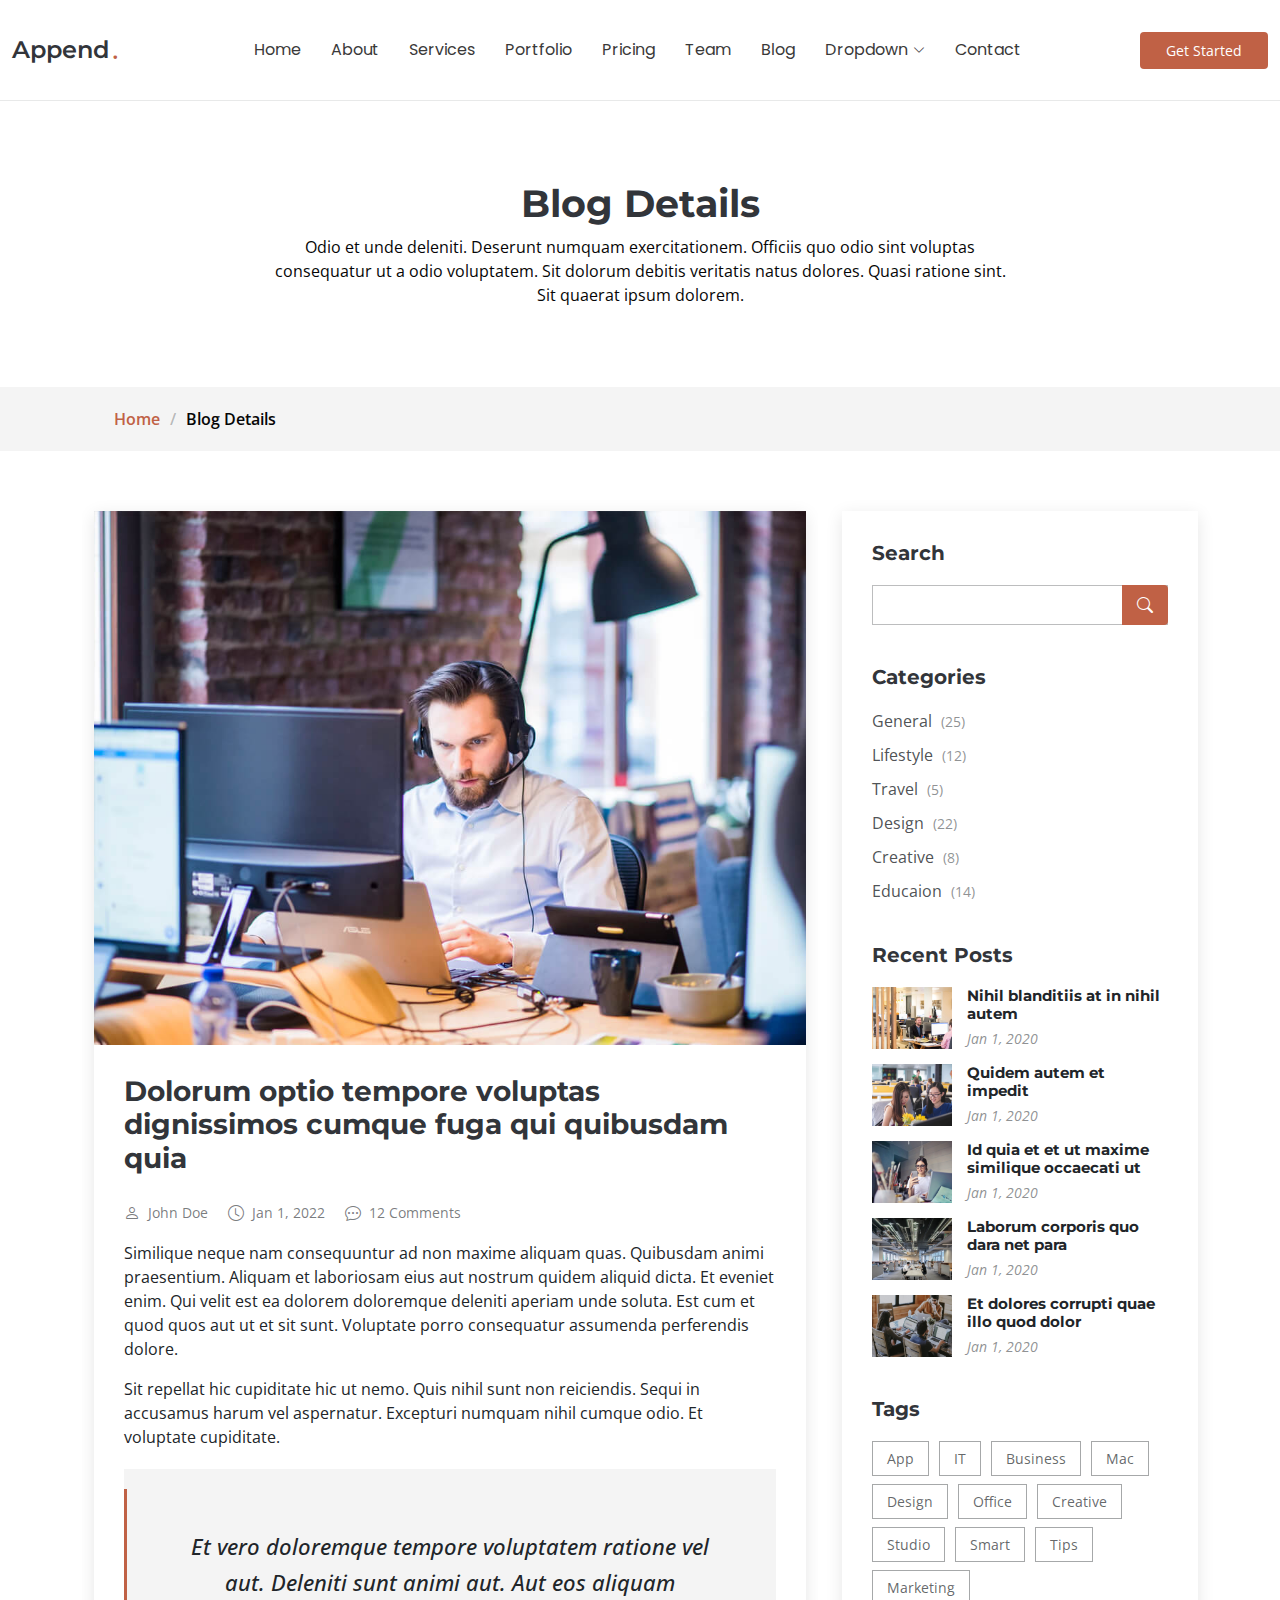
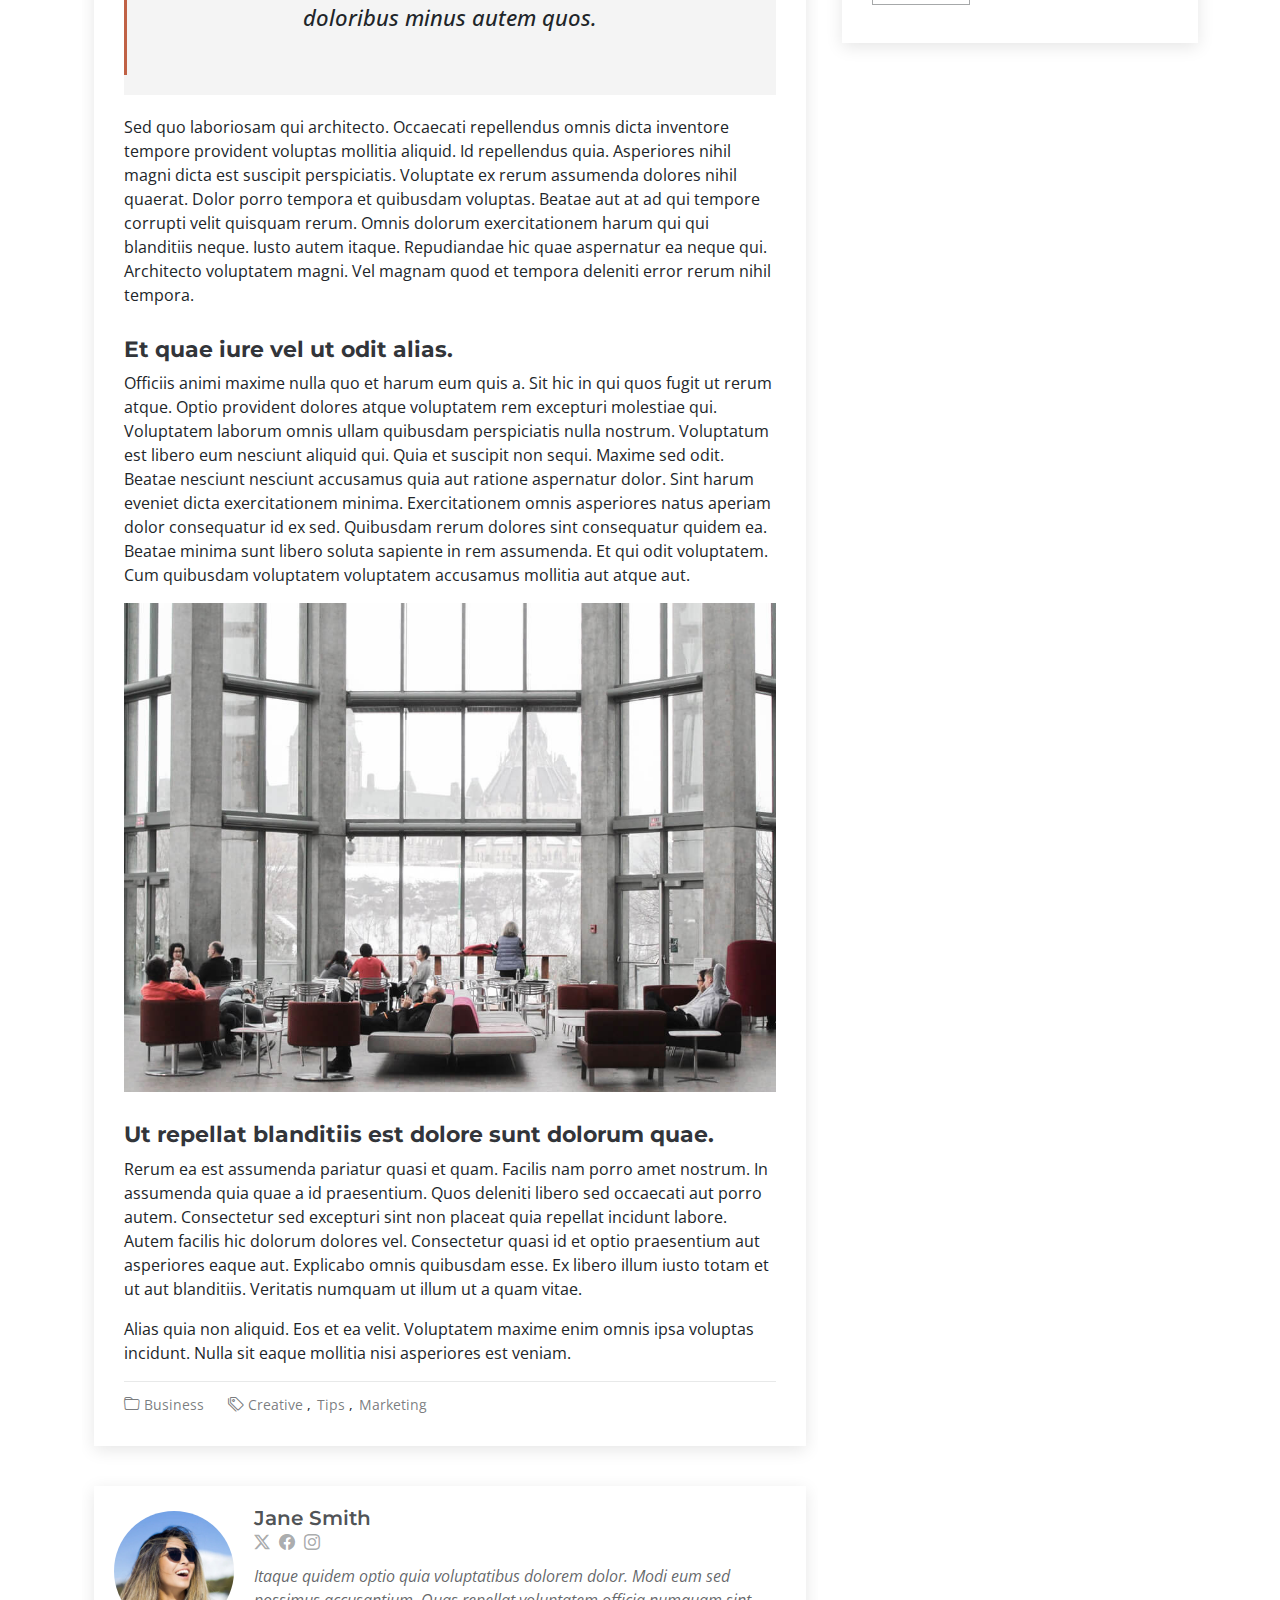
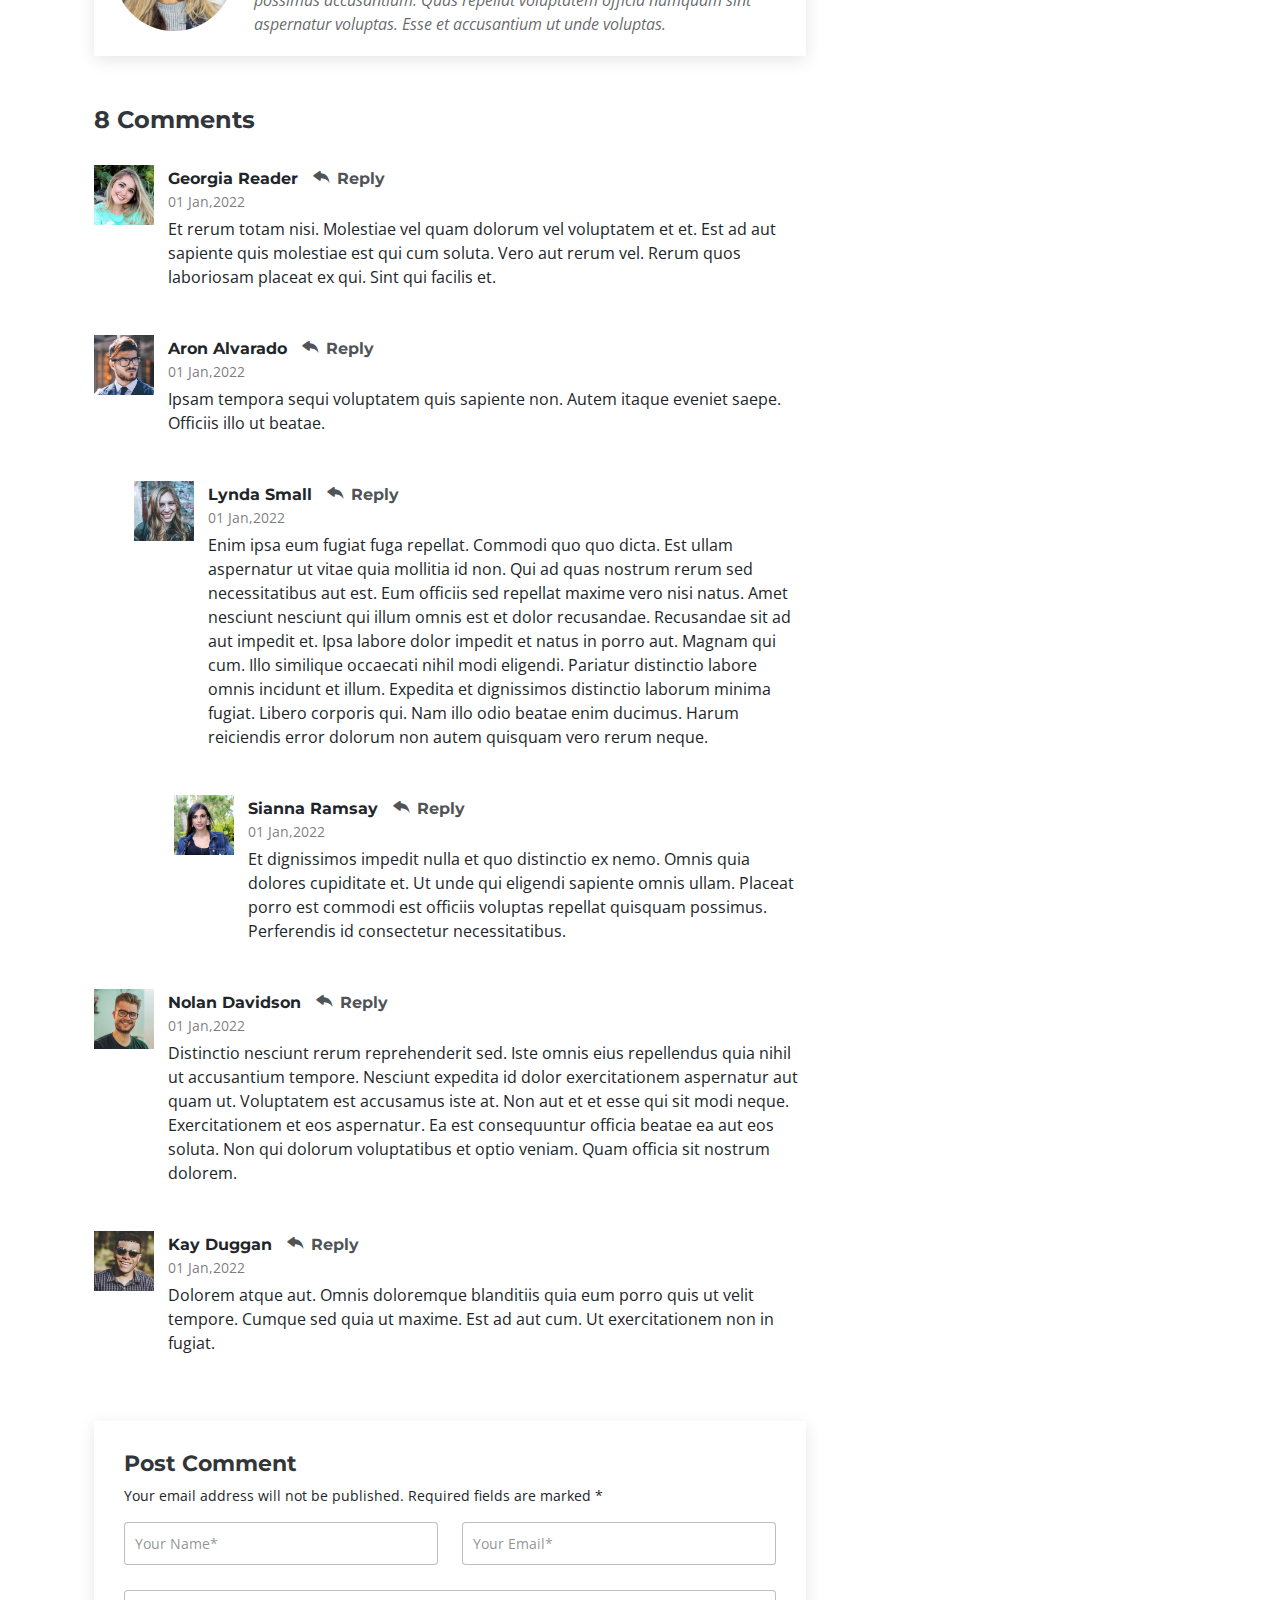
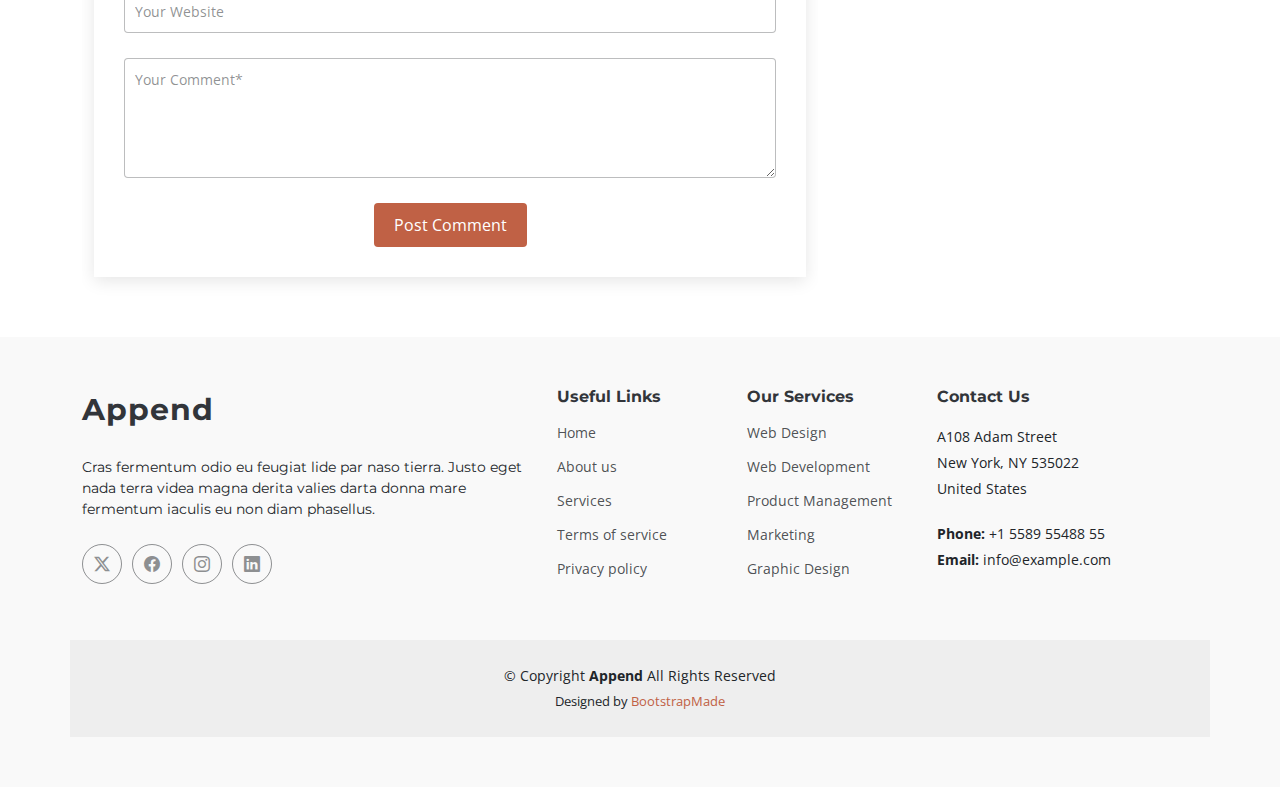
<file: Append/blog-details.html>
<!DOCTYPE html>
<html lang="en">

<head>
  <meta charset="utf-8">
  <meta content="width=device-width, initial-scale=1.0" name="viewport">
  <title>Blog Details - Append Bootstrap Template</title>
  <meta content="" name="description">
  <meta content="" name="keywords">

  <!-- Favicons -->
  <link href="assets/img/favicon.png" rel="icon">
  <link href="assets/img/apple-touch-icon.png" rel="apple-touch-icon">

  <!-- Fonts -->
  <link href="https://fonts.googleapis.com" rel="preconnect">
  <link href="https://fonts.gstatic.com" rel="preconnect" crossorigin>
  <link href="https://fonts.googleapis.com/css2?family=Open+Sans:ital,wght@0,300;0,400;0,500;0,600;0,700;0,800;1,300;1,400;1,500;1,600;1,700;1,800&family=Montserrat:ital,wght@0,100;0,200;0,300;0,400;0,500;0,600;0,700;0,800;0,900;1,100;1,200;1,300;1,400;1,500;1,600;1,700;1,800;1,900&family=Poppins:ital,wght@0,100;0,200;0,300;0,400;0,500;0,600;0,700;0,800;0,900;1,100;1,200;1,300;1,400;1,500;1,600;1,700;1,800;1,900&display=swap" rel="stylesheet">

  <!-- Vendor CSS Files -->
  <link href="assets/vendor/bootstrap/css/bootstrap.min.css" rel="stylesheet">
  <link href="assets/vendor/bootstrap-icons/bootstrap-icons.css" rel="stylesheet">
  <link href="assets/vendor/aos/aos.css" rel="stylesheet">
  <link href="assets/vendor/glightbox/css/glightbox.min.css" rel="stylesheet">
  <link href="assets/vendor/swiper/swiper-bundle.min.css" rel="stylesheet">

  <!-- Main CSS File -->
  <link href="assets/css/main.css" rel="stylesheet">

  <!-- =======================================================
  * Template Name: Append
  * Template URL: https://bootstrapmade.com/append-bootstrap-website-template/
  * Updated: Jun 29 2024 with Bootstrap v5.3.3
  * Author: BootstrapMade.com
  * License: https://bootstrapmade.com/license/
  ======================================================== -->
</head>

<body class="blog-details-page">

  <header id="header" class="header d-flex align-items-center sticky-top">
    <div class="container-fluid position-relative d-flex align-items-center justify-content-between">

      <a href="index.html" class="logo d-flex align-items-center me-auto me-xl-0">
        <!-- Uncomment the line below if you also wish to use an image logo -->
        <!-- <img src="assets/img/logo.png" alt=""> -->
        <h1 class="sitename">Append</h1><span>.</span>
      </a>

      <nav id="navmenu" class="navmenu">
        <ul>
          <li><a href="index.html#hero">Home</a></li>
          <li><a href="index.html#about">About</a></li>
          <li><a href="index.html#services">Services</a></li>
          <li><a href="index.html#portfolio">Portfolio</a></li>
          <li><a href="index.html#pricing">Pricing</a></li>
          <li><a href="index.html#team">Team</a></li>
          <li><a href="blog.html">Blog</a></li>
          <li class="dropdown"><a href="#"><span>Dropdown</span> <i class="bi bi-chevron-down toggle-dropdown"></i></a>
            <ul>
              <li><a href="#">Dropdown 1</a></li>
              <li class="dropdown"><a href="#"><span>Deep Dropdown</span> <i class="bi bi-chevron-down toggle-dropdown"></i></a>
                <ul>
                  <li><a href="#">Deep Dropdown 1</a></li>
                  <li><a href="#">Deep Dropdown 2</a></li>
                  <li><a href="#">Deep Dropdown 3</a></li>
                  <li><a href="#">Deep Dropdown 4</a></li>
                  <li><a href="#">Deep Dropdown 5</a></li>
                </ul>
              </li>
              <li><a href="#">Dropdown 2</a></li>
              <li><a href="#">Dropdown 3</a></li>
              <li><a href="#">Dropdown 4</a></li>
            </ul>
          </li>
          <li><a href="index.html#contact">Contact</a></li>
        </ul>
        <i class="mobile-nav-toggle d-xl-none bi bi-list"></i>
      </nav>

      <a class="btn-getstarted" href="index.html#about">Get Started</a>

    </div>
  </header>

  <main class="main">

    <!-- Page Title -->
    <div class="page-title" data-aos="fade">
      <div class="heading">
        <div class="container">
          <div class="row d-flex justify-content-center text-center">
            <div class="col-lg-8">
              <h1>Blog Details</h1>
              <p class="mb-0">Odio et unde deleniti. Deserunt numquam exercitationem. Officiis quo odio sint voluptas consequatur ut a odio voluptatem. Sit dolorum debitis veritatis natus dolores. Quasi ratione sint. Sit quaerat ipsum dolorem.</p>
            </div>
          </div>
        </div>
      </div>
      <nav class="breadcrumbs">
        <div class="container">
          <ol>
            <li><a href="index.html">Home</a></li>
            <li class="current">Blog Details</li>
          </ol>
        </div>
      </nav>
    </div><!-- End Page Title -->

    <div class="container">
      <div class="row">

        <div class="col-lg-8">

          <!-- Blog Details Section -->
          <section id="blog-details" class="blog-details section">
            <div class="container">

              <article class="article">

                <div class="post-img">
                  <img src="assets/img/blog/blog-1.jpg" alt="" class="img-fluid">
                </div>

                <h2 class="title">Dolorum optio tempore voluptas dignissimos cumque fuga qui quibusdam quia</h2>

                <div class="meta-top">
                  <ul>
                    <li class="d-flex align-items-center"><i class="bi bi-person"></i> <a href="blog-details.html">John Doe</a></li>
                    <li class="d-flex align-items-center"><i class="bi bi-clock"></i> <a href="blog-details.html"><time datetime="2020-01-01">Jan 1, 2022</time></a></li>
                    <li class="d-flex align-items-center"><i class="bi bi-chat-dots"></i> <a href="blog-details.html">12 Comments</a></li>
                  </ul>
                </div><!-- End meta top -->

                <div class="content">
                  <p>
                    Similique neque nam consequuntur ad non maxime aliquam quas. Quibusdam animi praesentium. Aliquam et laboriosam eius aut nostrum quidem aliquid dicta.
                    Et eveniet enim. Qui velit est ea dolorem doloremque deleniti aperiam unde soluta. Est cum et quod quos aut ut et sit sunt. Voluptate porro consequatur assumenda perferendis dolore.
                  </p>

                  <p>
                    Sit repellat hic cupiditate hic ut nemo. Quis nihil sunt non reiciendis. Sequi in accusamus harum vel aspernatur. Excepturi numquam nihil cumque odio. Et voluptate cupiditate.
                  </p>

                  <blockquote>
                    <p>
                      Et vero doloremque tempore voluptatem ratione vel aut. Deleniti sunt animi aut. Aut eos aliquam doloribus minus autem quos.
                    </p>
                  </blockquote>

                  <p>
                    Sed quo laboriosam qui architecto. Occaecati repellendus omnis dicta inventore tempore provident voluptas mollitia aliquid. Id repellendus quia. Asperiores nihil magni dicta est suscipit perspiciatis. Voluptate ex rerum assumenda dolores nihil quaerat.
                    Dolor porro tempora et quibusdam voluptas. Beatae aut at ad qui tempore corrupti velit quisquam rerum. Omnis dolorum exercitationem harum qui qui blanditiis neque.
                    Iusto autem itaque. Repudiandae hic quae aspernatur ea neque qui. Architecto voluptatem magni. Vel magnam quod et tempora deleniti error rerum nihil tempora.
                  </p>

                  <h3>Et quae iure vel ut odit alias.</h3>
                  <p>
                    Officiis animi maxime nulla quo et harum eum quis a. Sit hic in qui quos fugit ut rerum atque. Optio provident dolores atque voluptatem rem excepturi molestiae qui. Voluptatem laborum omnis ullam quibusdam perspiciatis nulla nostrum. Voluptatum est libero eum nesciunt aliquid qui.
                    Quia et suscipit non sequi. Maxime sed odit. Beatae nesciunt nesciunt accusamus quia aut ratione aspernatur dolor. Sint harum eveniet dicta exercitationem minima. Exercitationem omnis asperiores natus aperiam dolor consequatur id ex sed. Quibusdam rerum dolores sint consequatur quidem ea.
                    Beatae minima sunt libero soluta sapiente in rem assumenda. Et qui odit voluptatem. Cum quibusdam voluptatem voluptatem accusamus mollitia aut atque aut.
                  </p>
                  <img src="assets/img/blog/blog-inside-post.jpg" class="img-fluid" alt="">

                  <h3>Ut repellat blanditiis est dolore sunt dolorum quae.</h3>
                  <p>
                    Rerum ea est assumenda pariatur quasi et quam. Facilis nam porro amet nostrum. In assumenda quia quae a id praesentium. Quos deleniti libero sed occaecati aut porro autem. Consectetur sed excepturi sint non placeat quia repellat incidunt labore. Autem facilis hic dolorum dolores vel.
                    Consectetur quasi id et optio praesentium aut asperiores eaque aut. Explicabo omnis quibusdam esse. Ex libero illum iusto totam et ut aut blanditiis. Veritatis numquam ut illum ut a quam vitae.
                  </p>
                  <p>
                    Alias quia non aliquid. Eos et ea velit. Voluptatem maxime enim omnis ipsa voluptas incidunt. Nulla sit eaque mollitia nisi asperiores est veniam.
                  </p>

                </div><!-- End post content -->

                <div class="meta-bottom">
                  <i class="bi bi-folder"></i>
                  <ul class="cats">
                    <li><a href="#">Business</a></li>
                  </ul>

                  <i class="bi bi-tags"></i>
                  <ul class="tags">
                    <li><a href="#">Creative</a></li>
                    <li><a href="#">Tips</a></li>
                    <li><a href="#">Marketing</a></li>
                  </ul>
                </div><!-- End meta bottom -->

              </article>

            </div>
          </section><!-- /Blog Details Section -->

          <!-- Blog Author Section -->
          <section id="blog-author" class="blog-author section">

            <div class="container">
              <div class="author-container d-flex align-items-center">
                <img src="assets/img/blog/blog-author.jpg" class="rounded-circle flex-shrink-0" alt="">
                <div>
                  <h4>Jane Smith</h4>
                  <div class="social-links">
                    <a href="https://x.com/#"><i class="bi bi-twitter-x"></i></a>
                    <a href="https://facebook.com/#"><i class="bi bi-facebook"></i></a>
                    <a href="https://instagram.com/#"><i class="biu bi-instagram"></i></a>
                  </div>
                  <p>
                    Itaque quidem optio quia voluptatibus dolorem dolor. Modi eum sed possimus accusantium. Quas repellat voluptatem officia numquam sint aspernatur voluptas. Esse et accusantium ut unde voluptas.
                  </p>
                </div>
              </div>
            </div>

          </section><!-- /Blog Author Section -->

          <!-- Blog Comments Section -->
          <section id="blog-comments" class="blog-comments section">

            <div class="container">

              <h4 class="comments-count">8 Comments</h4>

              <div id="comment-1" class="comment">
                <div class="d-flex">
                  <div class="comment-img"><img src="assets/img/blog/comments-1.jpg" alt=""></div>
                  <div>
                    <h5><a href="">Georgia Reader</a> <a href="#" class="reply"><i class="bi bi-reply-fill"></i> Reply</a></h5>
                    <time datetime="2020-01-01">01 Jan,2022</time>
                    <p>
                      Et rerum totam nisi. Molestiae vel quam dolorum vel voluptatem et et. Est ad aut sapiente quis molestiae est qui cum soluta.
                      Vero aut rerum vel. Rerum quos laboriosam placeat ex qui. Sint qui facilis et.
                    </p>
                  </div>
                </div>
              </div><!-- End comment #1 -->

              <div id="comment-2" class="comment">
                <div class="d-flex">
                  <div class="comment-img"><img src="assets/img/blog/comments-2.jpg" alt=""></div>
                  <div>
                    <h5><a href="">Aron Alvarado</a> <a href="#" class="reply"><i class="bi bi-reply-fill"></i> Reply</a></h5>
                    <time datetime="2020-01-01">01 Jan,2022</time>
                    <p>
                      Ipsam tempora sequi voluptatem quis sapiente non. Autem itaque eveniet saepe. Officiis illo ut beatae.
                    </p>
                  </div>
                </div>

                <div id="comment-reply-1" class="comment comment-reply">
                  <div class="d-flex">
                    <div class="comment-img"><img src="assets/img/blog/comments-3.jpg" alt=""></div>
                    <div>
                      <h5><a href="">Lynda Small</a> <a href="#" class="reply"><i class="bi bi-reply-fill"></i> Reply</a></h5>
                      <time datetime="2020-01-01">01 Jan,2022</time>
                      <p>
                        Enim ipsa eum fugiat fuga repellat. Commodi quo quo dicta. Est ullam aspernatur ut vitae quia mollitia id non. Qui ad quas nostrum rerum sed necessitatibus aut est. Eum officiis sed repellat maxime vero nisi natus. Amet nesciunt nesciunt qui illum omnis est et dolor recusandae.

                        Recusandae sit ad aut impedit et. Ipsa labore dolor impedit et natus in porro aut. Magnam qui cum. Illo similique occaecati nihil modi eligendi. Pariatur distinctio labore omnis incidunt et illum. Expedita et dignissimos distinctio laborum minima fugiat.

                        Libero corporis qui. Nam illo odio beatae enim ducimus. Harum reiciendis error dolorum non autem quisquam vero rerum neque.
                      </p>
                    </div>
                  </div>

                  <div id="comment-reply-2" class="comment comment-reply">
                    <div class="d-flex">
                      <div class="comment-img"><img src="assets/img/blog/comments-4.jpg" alt=""></div>
                      <div>
                        <h5><a href="">Sianna Ramsay</a> <a href="#" class="reply"><i class="bi bi-reply-fill"></i> Reply</a></h5>
                        <time datetime="2020-01-01">01 Jan,2022</time>
                        <p>
                          Et dignissimos impedit nulla et quo distinctio ex nemo. Omnis quia dolores cupiditate et. Ut unde qui eligendi sapiente omnis ullam. Placeat porro est commodi est officiis voluptas repellat quisquam possimus. Perferendis id consectetur necessitatibus.
                        </p>
                      </div>
                    </div>

                  </div><!-- End comment reply #2-->

                </div><!-- End comment reply #1-->

              </div><!-- End comment #2-->

              <div id="comment-3" class="comment">
                <div class="d-flex">
                  <div class="comment-img"><img src="assets/img/blog/comments-5.jpg" alt=""></div>
                  <div>
                    <h5><a href="">Nolan Davidson</a> <a href="#" class="reply"><i class="bi bi-reply-fill"></i> Reply</a></h5>
                    <time datetime="2020-01-01">01 Jan,2022</time>
                    <p>
                      Distinctio nesciunt rerum reprehenderit sed. Iste omnis eius repellendus quia nihil ut accusantium tempore. Nesciunt expedita id dolor exercitationem aspernatur aut quam ut. Voluptatem est accusamus iste at.
                      Non aut et et esse qui sit modi neque. Exercitationem et eos aspernatur. Ea est consequuntur officia beatae ea aut eos soluta. Non qui dolorum voluptatibus et optio veniam. Quam officia sit nostrum dolorem.
                    </p>
                  </div>
                </div>

              </div><!-- End comment #3 -->

              <div id="comment-4" class="comment">
                <div class="d-flex">
                  <div class="comment-img"><img src="assets/img/blog/comments-6.jpg" alt=""></div>
                  <div>
                    <h5><a href="">Kay Duggan</a> <a href="#" class="reply"><i class="bi bi-reply-fill"></i> Reply</a></h5>
                    <time datetime="2020-01-01">01 Jan,2022</time>
                    <p>
                      Dolorem atque aut. Omnis doloremque blanditiis quia eum porro quis ut velit tempore. Cumque sed quia ut maxime. Est ad aut cum. Ut exercitationem non in fugiat.
                    </p>
                  </div>
                </div>

              </div><!-- End comment #4 -->

            </div>

          </section><!-- /Blog Comments Section -->

          <!-- Comment Form Section -->
          <section id="comment-form" class="comment-form section">
            <div class="container">

              <form action="">

                <h4>Post Comment</h4>
                <p>Your email address will not be published. Required fields are marked * </p>
                <div class="row">
                  <div class="col-md-6 form-group">
                    <input name="name" type="text" class="form-control" placeholder="Your Name*">
                  </div>
                  <div class="col-md-6 form-group">
                    <input name="email" type="text" class="form-control" placeholder="Your Email*">
                  </div>
                </div>
                <div class="row">
                  <div class="col form-group">
                    <input name="website" type="text" class="form-control" placeholder="Your Website">
                  </div>
                </div>
                <div class="row">
                  <div class="col form-group">
                    <textarea name="comment" class="form-control" placeholder="Your Comment*"></textarea>
                  </div>
                </div>

                <div class="text-center">
                  <button type="submit" class="btn btn-primary">Post Comment</button>
                </div>

              </form>

            </div>
          </section><!-- /Comment Form Section -->

        </div>

        <div class="col-lg-4 sidebar">

          <div class="widgets-container">

            <!-- Search Widget -->
            <div class="search-widget widget-item">

              <h3 class="widget-title">Search</h3>
              <form action="">
                <input type="text">
                <button type="submit" title="Search"><i class="bi bi-search"></i></button>
              </form>

            </div><!--/Search Widget -->

            <!-- Categories Widget -->
            <div class="categories-widget widget-item">

              <h3 class="widget-title">Categories</h3>
              <ul class="mt-3">
                <li><a href="#">General <span>(25)</span></a></li>
                <li><a href="#">Lifestyle <span>(12)</span></a></li>
                <li><a href="#">Travel <span>(5)</span></a></li>
                <li><a href="#">Design <span>(22)</span></a></li>
                <li><a href="#">Creative <span>(8)</span></a></li>
                <li><a href="#">Educaion <span>(14)</span></a></li>
              </ul>

            </div><!--/Categories Widget -->

            <!-- Recent Posts Widget -->
            <div class="recent-posts-widget widget-item">

              <h3 class="widget-title">Recent Posts</h3>

              <div class="post-item">
                <img src="assets/img/blog/blog-recent-1.jpg" alt="" class="flex-shrink-0">
                <div>
                  <h4><a href="blog-details.html">Nihil blanditiis at in nihil autem</a></h4>
                  <time datetime="2020-01-01">Jan 1, 2020</time>
                </div>
              </div><!-- End recent post item-->

              <div class="post-item">
                <img src="assets/img/blog/blog-recent-2.jpg" alt="" class="flex-shrink-0">
                <div>
                  <h4><a href="blog-details.html">Quidem autem et impedit</a></h4>
                  <time datetime="2020-01-01">Jan 1, 2020</time>
                </div>
              </div><!-- End recent post item-->

              <div class="post-item">
                <img src="assets/img/blog/blog-recent-3.jpg" alt="" class="flex-shrink-0">
                <div>
                  <h4><a href="blog-details.html">Id quia et et ut maxime similique occaecati ut</a></h4>
                  <time datetime="2020-01-01">Jan 1, 2020</time>
                </div>
              </div><!-- End recent post item-->

              <div class="post-item">
                <img src="assets/img/blog/blog-recent-4.jpg" alt="" class="flex-shrink-0">
                <div>
                  <h4><a href="blog-details.html">Laborum corporis quo dara net para</a></h4>
                  <time datetime="2020-01-01">Jan 1, 2020</time>
                </div>
              </div><!-- End recent post item-->

              <div class="post-item">
                <img src="assets/img/blog/blog-recent-5.jpg" alt="" class="flex-shrink-0">
                <div>
                  <h4><a href="blog-details.html">Et dolores corrupti quae illo quod dolor</a></h4>
                  <time datetime="2020-01-01">Jan 1, 2020</time>
                </div>
              </div><!-- End recent post item-->

            </div><!--/Recent Posts Widget -->

            <!-- Tags Widget -->
            <div class="tags-widget widget-item">

              <h3 class="widget-title">Tags</h3>
              <ul>
                <li><a href="#">App</a></li>
                <li><a href="#">IT</a></li>
                <li><a href="#">Business</a></li>
                <li><a href="#">Mac</a></li>
                <li><a href="#">Design</a></li>
                <li><a href="#">Office</a></li>
                <li><a href="#">Creative</a></li>
                <li><a href="#">Studio</a></li>
                <li><a href="#">Smart</a></li>
                <li><a href="#">Tips</a></li>
                <li><a href="#">Marketing</a></li>
              </ul>

            </div><!--/Tags Widget -->

          </div>

        </div>

      </div>
    </div>

  </main>

  <footer id="footer" class="footer position-relative light-background">

    <div class="container footer-top">
      <div class="row gy-4">
        <div class="col-lg-5 col-md-12 footer-about">
          <a href="index.html" class="logo d-flex align-items-center">
            <span class="sitename">Append</span>
          </a>
          <p>Cras fermentum odio eu feugiat lide par naso tierra. Justo eget nada terra videa magna derita valies darta donna mare fermentum iaculis eu non diam phasellus.</p>
          <div class="social-links d-flex mt-4">
            <a href=""><i class="bi bi-twitter-x"></i></a>
            <a href=""><i class="bi bi-facebook"></i></a>
            <a href=""><i class="bi bi-instagram"></i></a>
            <a href=""><i class="bi bi-linkedin"></i></a>
          </div>
        </div>

        <div class="col-lg-2 col-6 footer-links">
          <h4>Useful Links</h4>
          <ul>
            <li><a href="#">Home</a></li>
            <li><a href="#">About us</a></li>
            <li><a href="#">Services</a></li>
            <li><a href="#">Terms of service</a></li>
            <li><a href="#">Privacy policy</a></li>
          </ul>
        </div>

        <div class="col-lg-2 col-6 footer-links">
          <h4>Our Services</h4>
          <ul>
            <li><a href="#">Web Design</a></li>
            <li><a href="#">Web Development</a></li>
            <li><a href="#">Product Management</a></li>
            <li><a href="#">Marketing</a></li>
            <li><a href="#">Graphic Design</a></li>
          </ul>
        </div>

        <div class="col-lg-3 col-md-12 footer-contact text-center text-md-start">
          <h4>Contact Us</h4>
          <p>A108 Adam Street</p>
          <p>New York, NY 535022</p>
          <p>United States</p>
          <p class="mt-4"><strong>Phone:</strong> <span>+1 5589 55488 55</span></p>
          <p><strong>Email:</strong> <span>info@example.com</span></p>
        </div>

      </div>
    </div>

    <div class="container copyright text-center mt-4">
      <p>© <span>Copyright</span> <strong class="sitename">Append</strong> <span>All Rights Reserved</span></p>
      <div class="credits">
        <!-- All the links in the footer should remain intact. -->
        <!-- You can delete the links only if you've purchased the pro version. -->
        <!-- Licensing information: https://bootstrapmade.com/license/ -->
        <!-- Purchase the pro version with working PHP/AJAX contact form: [buy-url] -->
        Designed by <a href="https://bootstrapmade.com/">BootstrapMade</a>
      </div>
    </div>

  </footer>

  <!-- Scroll Top -->
  <a href="#" id="scroll-top" class="scroll-top d-flex align-items-center justify-content-center"><i class="bi bi-arrow-up-short"></i></a>

  <!-- Preloader -->
  <div id="preloader"></div>

  <!-- Vendor JS Files -->
  <script src="assets/vendor/bootstrap/js/bootstrap.bundle.min.js"></script>
  <script src="assets/vendor/php-email-form/validate.js"></script>
  <script src="assets/vendor/aos/aos.js"></script>
  <script src="assets/vendor/glightbox/js/glightbox.min.js"></script>
  <script src="assets/vendor/purecounter/purecounter_vanilla.js"></script>
  <script src="assets/vendor/imagesloaded/imagesloaded.pkgd.min.js"></script>
  <script src="assets/vendor/isotope-layout/isotope.pkgd.min.js"></script>
  <script src="assets/vendor/swiper/swiper-bundle.min.js"></script>

  <!-- Main JS File -->
  <script src="assets/js/main.js"></script>

</body>

</html>
</file>
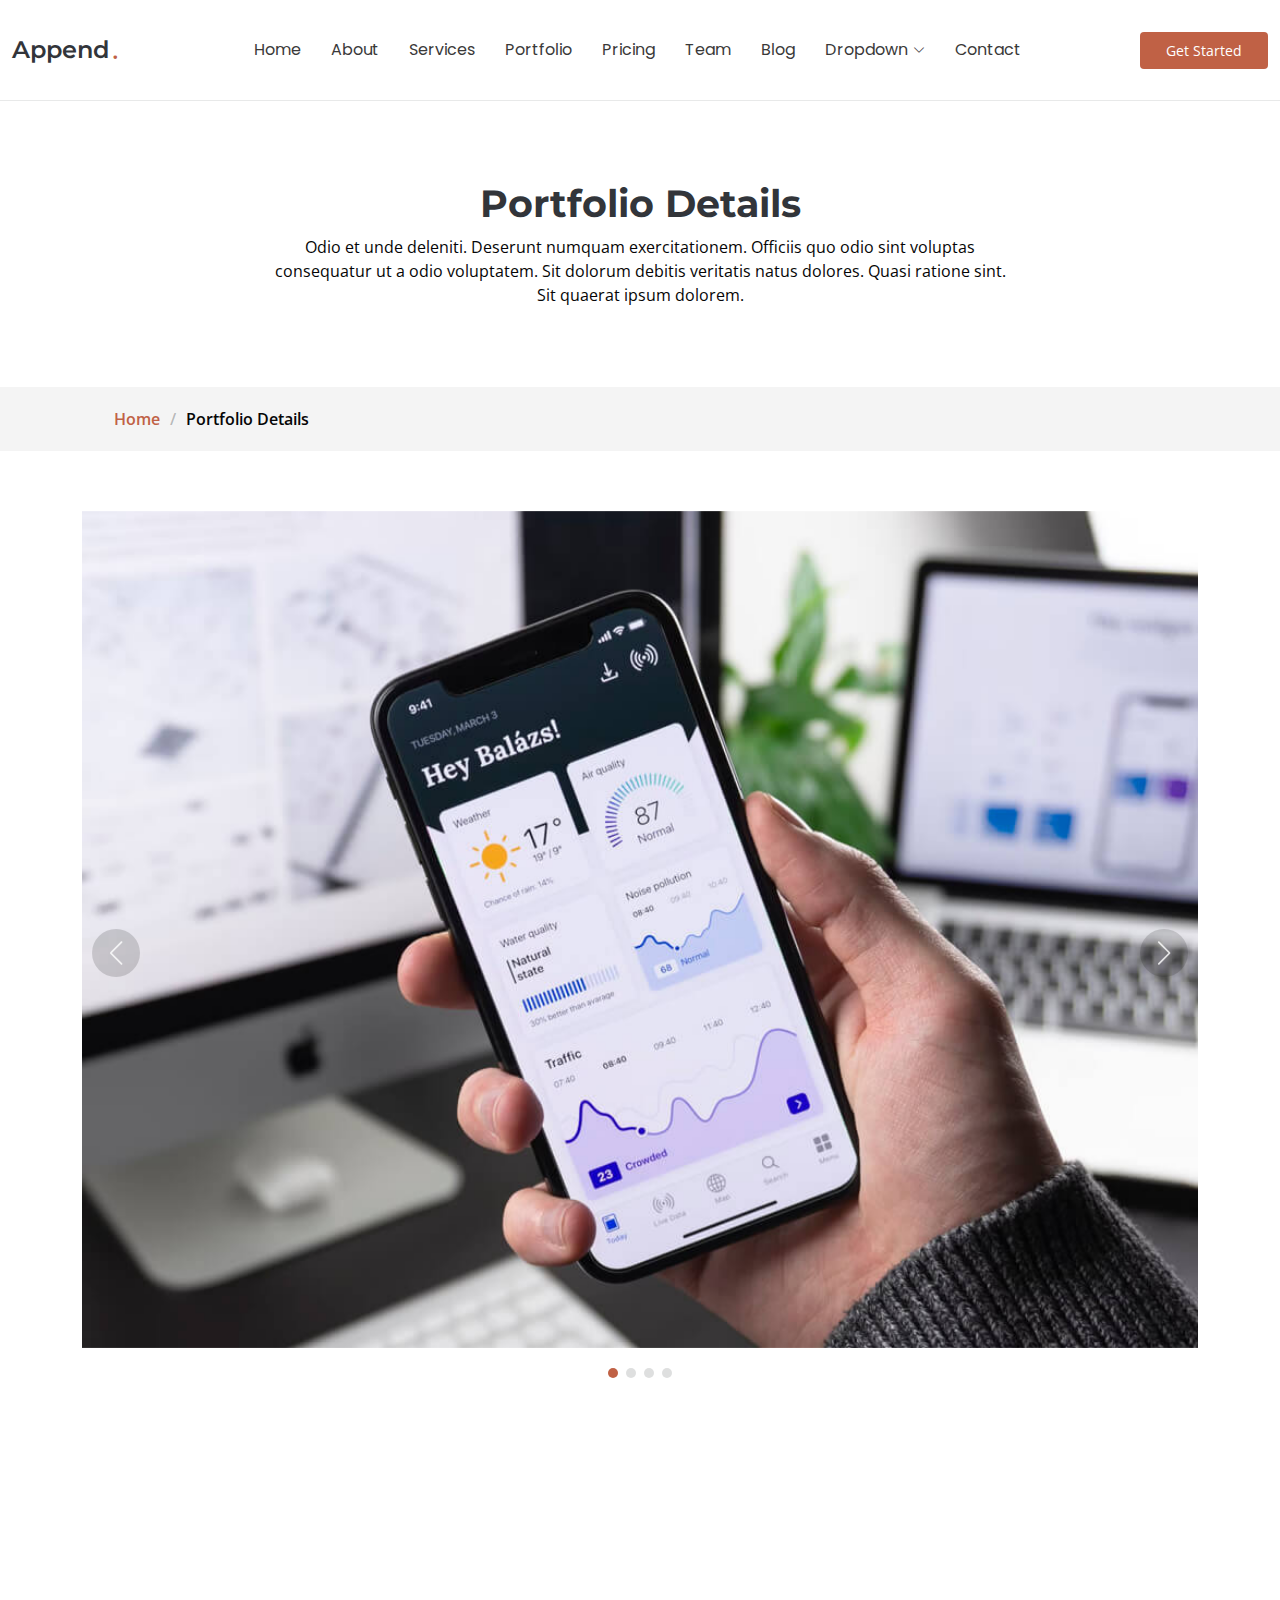
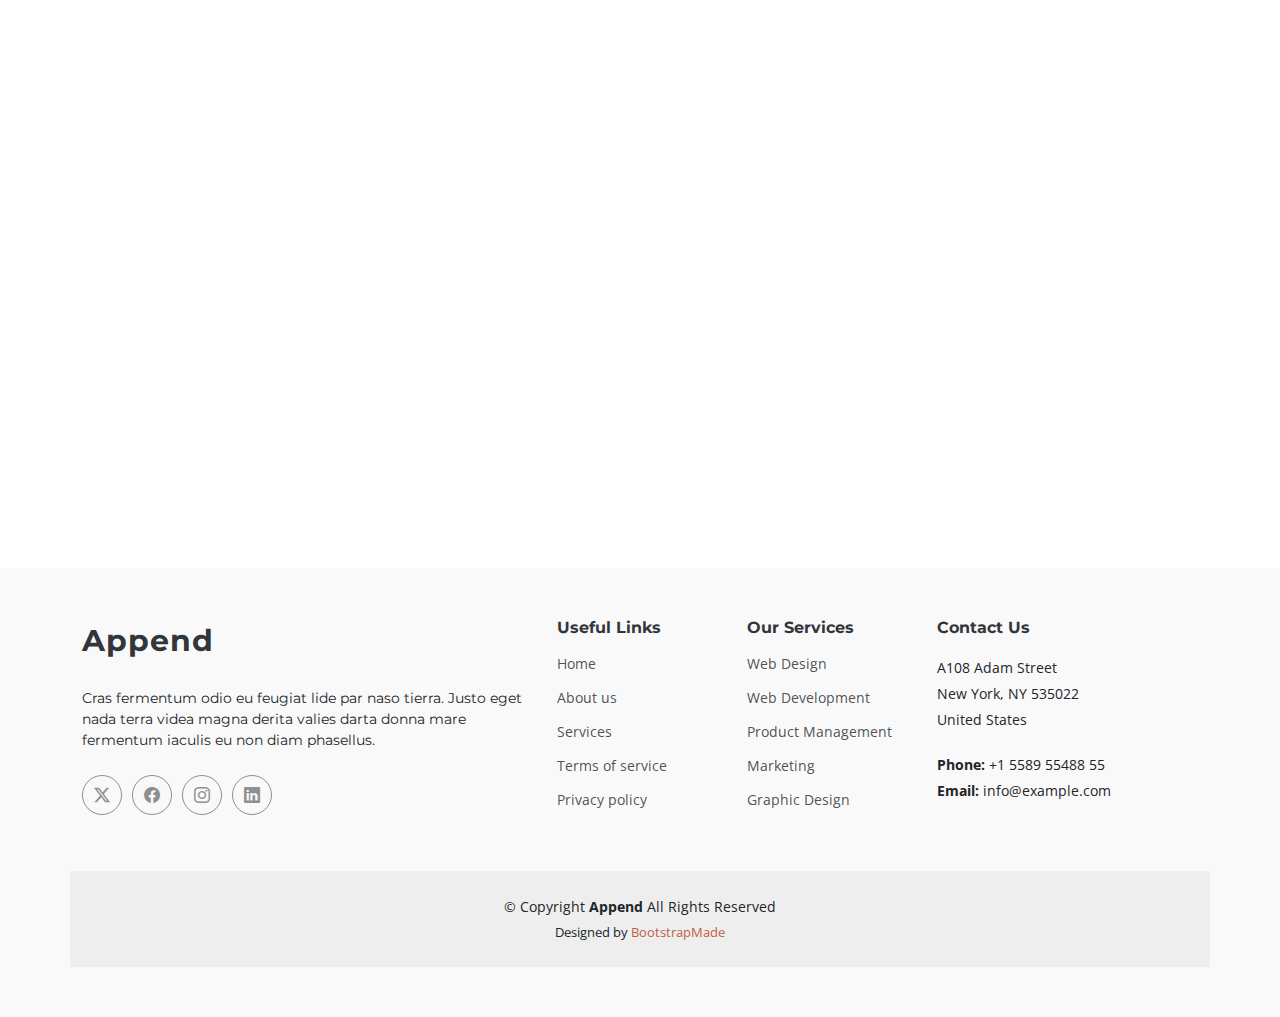
<file: Append/portfolio-details.html>
<!DOCTYPE html>
<html lang="en">

<head>
  <meta charset="utf-8">
  <meta content="width=device-width, initial-scale=1.0" name="viewport">
  <title>Portfolio Details - Append Bootstrap Template</title>
  <meta content="" name="description">
  <meta content="" name="keywords">

  <!-- Favicons -->
  <link href="assets/img/favicon.png" rel="icon">
  <link href="assets/img/apple-touch-icon.png" rel="apple-touch-icon">

  <!-- Fonts -->
  <link href="https://fonts.googleapis.com" rel="preconnect">
  <link href="https://fonts.gstatic.com" rel="preconnect" crossorigin>
  <link href="https://fonts.googleapis.com/css2?family=Open+Sans:ital,wght@0,300;0,400;0,500;0,600;0,700;0,800;1,300;1,400;1,500;1,600;1,700;1,800&family=Montserrat:ital,wght@0,100;0,200;0,300;0,400;0,500;0,600;0,700;0,800;0,900;1,100;1,200;1,300;1,400;1,500;1,600;1,700;1,800;1,900&family=Poppins:ital,wght@0,100;0,200;0,300;0,400;0,500;0,600;0,700;0,800;0,900;1,100;1,200;1,300;1,400;1,500;1,600;1,700;1,800;1,900&display=swap" rel="stylesheet">

  <!-- Vendor CSS Files -->
  <link href="assets/vendor/bootstrap/css/bootstrap.min.css" rel="stylesheet">
  <link href="assets/vendor/bootstrap-icons/bootstrap-icons.css" rel="stylesheet">
  <link href="assets/vendor/aos/aos.css" rel="stylesheet">
  <link href="assets/vendor/glightbox/css/glightbox.min.css" rel="stylesheet">
  <link href="assets/vendor/swiper/swiper-bundle.min.css" rel="stylesheet">

  <!-- Main CSS File -->
  <link href="assets/css/main.css" rel="stylesheet">

  <!-- =======================================================
  * Template Name: Append
  * Template URL: https://bootstrapmade.com/append-bootstrap-website-template/
  * Updated: Jun 29 2024 with Bootstrap v5.3.3
  * Author: BootstrapMade.com
  * License: https://bootstrapmade.com/license/
  ======================================================== -->
</head>

<body class="portfolio-details-page">

  <header id="header" class="header d-flex align-items-center sticky-top">
    <div class="container-fluid position-relative d-flex align-items-center justify-content-between">

      <a href="index.html" class="logo d-flex align-items-center me-auto me-xl-0">
        <!-- Uncomment the line below if you also wish to use an image logo -->
        <!-- <img src="assets/img/logo.png" alt=""> -->
        <h1 class="sitename">Append</h1><span>.</span>
      </a>

      <nav id="navmenu" class="navmenu">
        <ul>
          <li><a href="index.html#hero">Home</a></li>
          <li><a href="index.html#about">About</a></li>
          <li><a href="index.html#services">Services</a></li>
          <li><a href="index.html#portfolio">Portfolio</a></li>
          <li><a href="index.html#pricing">Pricing</a></li>
          <li><a href="index.html#team">Team</a></li>
          <li><a href="blog.html">Blog</a></li>
          <li class="dropdown"><a href="#"><span>Dropdown</span> <i class="bi bi-chevron-down toggle-dropdown"></i></a>
            <ul>
              <li><a href="#">Dropdown 1</a></li>
              <li class="dropdown"><a href="#"><span>Deep Dropdown</span> <i class="bi bi-chevron-down toggle-dropdown"></i></a>
                <ul>
                  <li><a href="#">Deep Dropdown 1</a></li>
                  <li><a href="#">Deep Dropdown 2</a></li>
                  <li><a href="#">Deep Dropdown 3</a></li>
                  <li><a href="#">Deep Dropdown 4</a></li>
                  <li><a href="#">Deep Dropdown 5</a></li>
                </ul>
              </li>
              <li><a href="#">Dropdown 2</a></li>
              <li><a href="#">Dropdown 3</a></li>
              <li><a href="#">Dropdown 4</a></li>
            </ul>
          </li>
          <li><a href="index.html#contact">Contact</a></li>
        </ul>
        <i class="mobile-nav-toggle d-xl-none bi bi-list"></i>
      </nav>

      <a class="btn-getstarted" href="index.html#about">Get Started</a>

    </div>
  </header>

  <main class="main">

    <!-- Page Title -->
    <div class="page-title" data-aos="fade">
      <div class="heading">
        <div class="container">
          <div class="row d-flex justify-content-center text-center">
            <div class="col-lg-8">
              <h1>Portfolio Details</h1>
              <p class="mb-0">Odio et unde deleniti. Deserunt numquam exercitationem. Officiis quo odio sint voluptas consequatur ut a odio voluptatem. Sit dolorum debitis veritatis natus dolores. Quasi ratione sint. Sit quaerat ipsum dolorem.</p>
            </div>
          </div>
        </div>
      </div>
      <nav class="breadcrumbs">
        <div class="container">
          <ol>
            <li><a href="index.html">Home</a></li>
            <li class="current">Portfolio Details</li>
          </ol>
        </div>
      </nav>
    </div><!-- End Page Title -->

    <!-- Portfolio Details Section -->
    <section id="portfolio-details" class="portfolio-details section">

      <div class="container" data-aos="fade-up">

        <div class="portfolio-details-slider swiper init-swiper">
          <script type="application/json" class="swiper-config">
            {
              "loop": true,
              "speed": 600,
              "autoplay": {
                "delay": 5000
              },
              "slidesPerView": "auto",
              "navigation": {
                "nextEl": ".swiper-button-next",
                "prevEl": ".swiper-button-prev"
              },
              "pagination": {
                "el": ".swiper-pagination",
                "type": "bullets",
                "clickable": true
              }
            }
          </script>
          <div class="swiper-wrapper align-items-center">

            <div class="swiper-slide">
              <img src="assets/img/portfolio/app-1.jpg" alt="">
            </div>

            <div class="swiper-slide">
              <img src="assets/img/portfolio/product-1.jpg" alt="">
            </div>

            <div class="swiper-slide">
              <img src="assets/img/portfolio/branding-1.jpg" alt="">
            </div>

            <div class="swiper-slide">
              <img src="assets/img/portfolio/books-1.jpg" alt="">
            </div>

          </div>
          <div class="swiper-button-prev"></div>
          <div class="swiper-button-next"></div>
          <div class="swiper-pagination"></div>
        </div>

        <div class="row justify-content-between gy-4 mt-4">

          <div class="col-lg-8" data-aos="fade-up">
            <div class="portfolio-description">
              <h2>This is an example of portfolio details</h2>
              <p>
                Autem ipsum nam porro corporis rerum. Quis eos dolorem eos itaque inventore commodi labore quia quia. Exercitationem repudiandae officiis neque suscipit non officia eaque itaque enim. Voluptatem officia accusantium nesciunt est omnis tempora consectetur dignissimos. Sequi nulla at esse enim cum deserunt eius.
              </p>
              <p>
                Amet consequatur qui dolore veniam voluptatem voluptatem sit. Non aspernatur atque natus ut cum nam et. Praesentium error dolores rerum minus sequi quia veritatis eum. Eos et doloribus doloremque nesciunt molestiae laboriosam.
              </p>

              <div class="testimonial-item">
                <p>
                  <i class="bi bi-quote quote-icon-left"></i>
                  <span>Export tempor illum tamen malis malis eram quae irure esse labore quem cillum quid cillum eram malis quorum velit fore eram velit sunt aliqua noster fugiat irure amet legam anim culpa.</span>
                  <i class="bi bi-quote quote-icon-right"></i>
                </p>
                <div>
                  <img src="assets/img/testimonials/testimonials-2.jpg" class="testimonial-img" alt="">
                  <h3>Sara Wilsson</h3>
                  <h4>Designer</h4>
                </div>
              </div>

              <p>
                Impedit ipsum quae et aliquid doloribus et voluptatem quasi. Perspiciatis occaecati earum et magnam animi. Quibusdam non qui ea vitae suscipit vitae sunt. Repudiandae incidunt cumque minus deserunt assumenda tempore. Delectus voluptas necessitatibus est.
              </p>

              <p>
                Sunt voluptatum sapiente facilis quo odio aut ipsum repellat debitis. Molestiae et autem libero. Explicabo et quod necessitatibus similique quis dolor eum. Numquam eaque praesentium rem et qui nesciunt.
              </p>

            </div>
          </div>

          <div class="col-lg-3" data-aos="fade-up" data-aos-delay="100">
            <div class="portfolio-info">
              <h3>Project information</h3>
              <ul>
                <li><strong>Category</strong> Web design</li>
                <li><strong>Client</strong> ASU Company</li>
                <li><strong>Project date</strong> 01 March, 2020</li>
                <li><strong>Project URL</strong> <a href="#">www.example.com</a></li>
                <li><a href="#" class="btn-visit align-self-start">Visit Website</a></li>
              </ul>
            </div>
          </div>

        </div>

      </div>

    </section><!-- /Portfolio Details Section -->

  </main>

  <footer id="footer" class="footer position-relative light-background">

    <div class="container footer-top">
      <div class="row gy-4">
        <div class="col-lg-5 col-md-12 footer-about">
          <a href="index.html" class="logo d-flex align-items-center">
            <span class="sitename">Append</span>
          </a>
          <p>Cras fermentum odio eu feugiat lide par naso tierra. Justo eget nada terra videa magna derita valies darta donna mare fermentum iaculis eu non diam phasellus.</p>
          <div class="social-links d-flex mt-4">
            <a href=""><i class="bi bi-twitter-x"></i></a>
            <a href=""><i class="bi bi-facebook"></i></a>
            <a href=""><i class="bi bi-instagram"></i></a>
            <a href=""><i class="bi bi-linkedin"></i></a>
          </div>
        </div>

        <div class="col-lg-2 col-6 footer-links">
          <h4>Useful Links</h4>
          <ul>
            <li><a href="#">Home</a></li>
            <li><a href="#">About us</a></li>
            <li><a href="#">Services</a></li>
            <li><a href="#">Terms of service</a></li>
            <li><a href="#">Privacy policy</a></li>
          </ul>
        </div>

        <div class="col-lg-2 col-6 footer-links">
          <h4>Our Services</h4>
          <ul>
            <li><a href="#">Web Design</a></li>
            <li><a href="#">Web Development</a></li>
            <li><a href="#">Product Management</a></li>
            <li><a href="#">Marketing</a></li>
            <li><a href="#">Graphic Design</a></li>
          </ul>
        </div>

        <div class="col-lg-3 col-md-12 footer-contact text-center text-md-start">
          <h4>Contact Us</h4>
          <p>A108 Adam Street</p>
          <p>New York, NY 535022</p>
          <p>United States</p>
          <p class="mt-4"><strong>Phone:</strong> <span>+1 5589 55488 55</span></p>
          <p><strong>Email:</strong> <span>info@example.com</span></p>
        </div>

      </div>
    </div>

    <div class="container copyright text-center mt-4">
      <p>© <span>Copyright</span> <strong class="sitename">Append</strong> <span>All Rights Reserved</span></p>
      <div class="credits">
        <!-- All the links in the footer should remain intact. -->
        <!-- You can delete the links only if you've purchased the pro version. -->
        <!-- Licensing information: https://bootstrapmade.com/license/ -->
        <!-- Purchase the pro version with working PHP/AJAX contact form: [buy-url] -->
        Designed by <a href="https://bootstrapmade.com/">BootstrapMade</a>
      </div>
    </div>

  </footer>

  <!-- Scroll Top -->
  <a href="#" id="scroll-top" class="scroll-top d-flex align-items-center justify-content-center"><i class="bi bi-arrow-up-short"></i></a>

  <!-- Preloader -->
  <div id="preloader"></div>

  <!-- Vendor JS Files -->
  <script src="assets/vendor/bootstrap/js/bootstrap.bundle.min.js"></script>
  <script src="assets/vendor/php-email-form/validate.js"></script>
  <script src="assets/vendor/aos/aos.js"></script>
  <script src="assets/vendor/glightbox/js/glightbox.min.js"></script>
  <script src="assets/vendor/purecounter/purecounter_vanilla.js"></script>
  <script src="assets/vendor/imagesloaded/imagesloaded.pkgd.min.js"></script>
  <script src="assets/vendor/isotope-layout/isotope.pkgd.min.js"></script>
  <script src="assets/vendor/swiper/swiper-bundle.min.js"></script>

  <!-- Main JS File -->
  <script src="assets/js/main.js"></script>

</body>

</html>
</file>
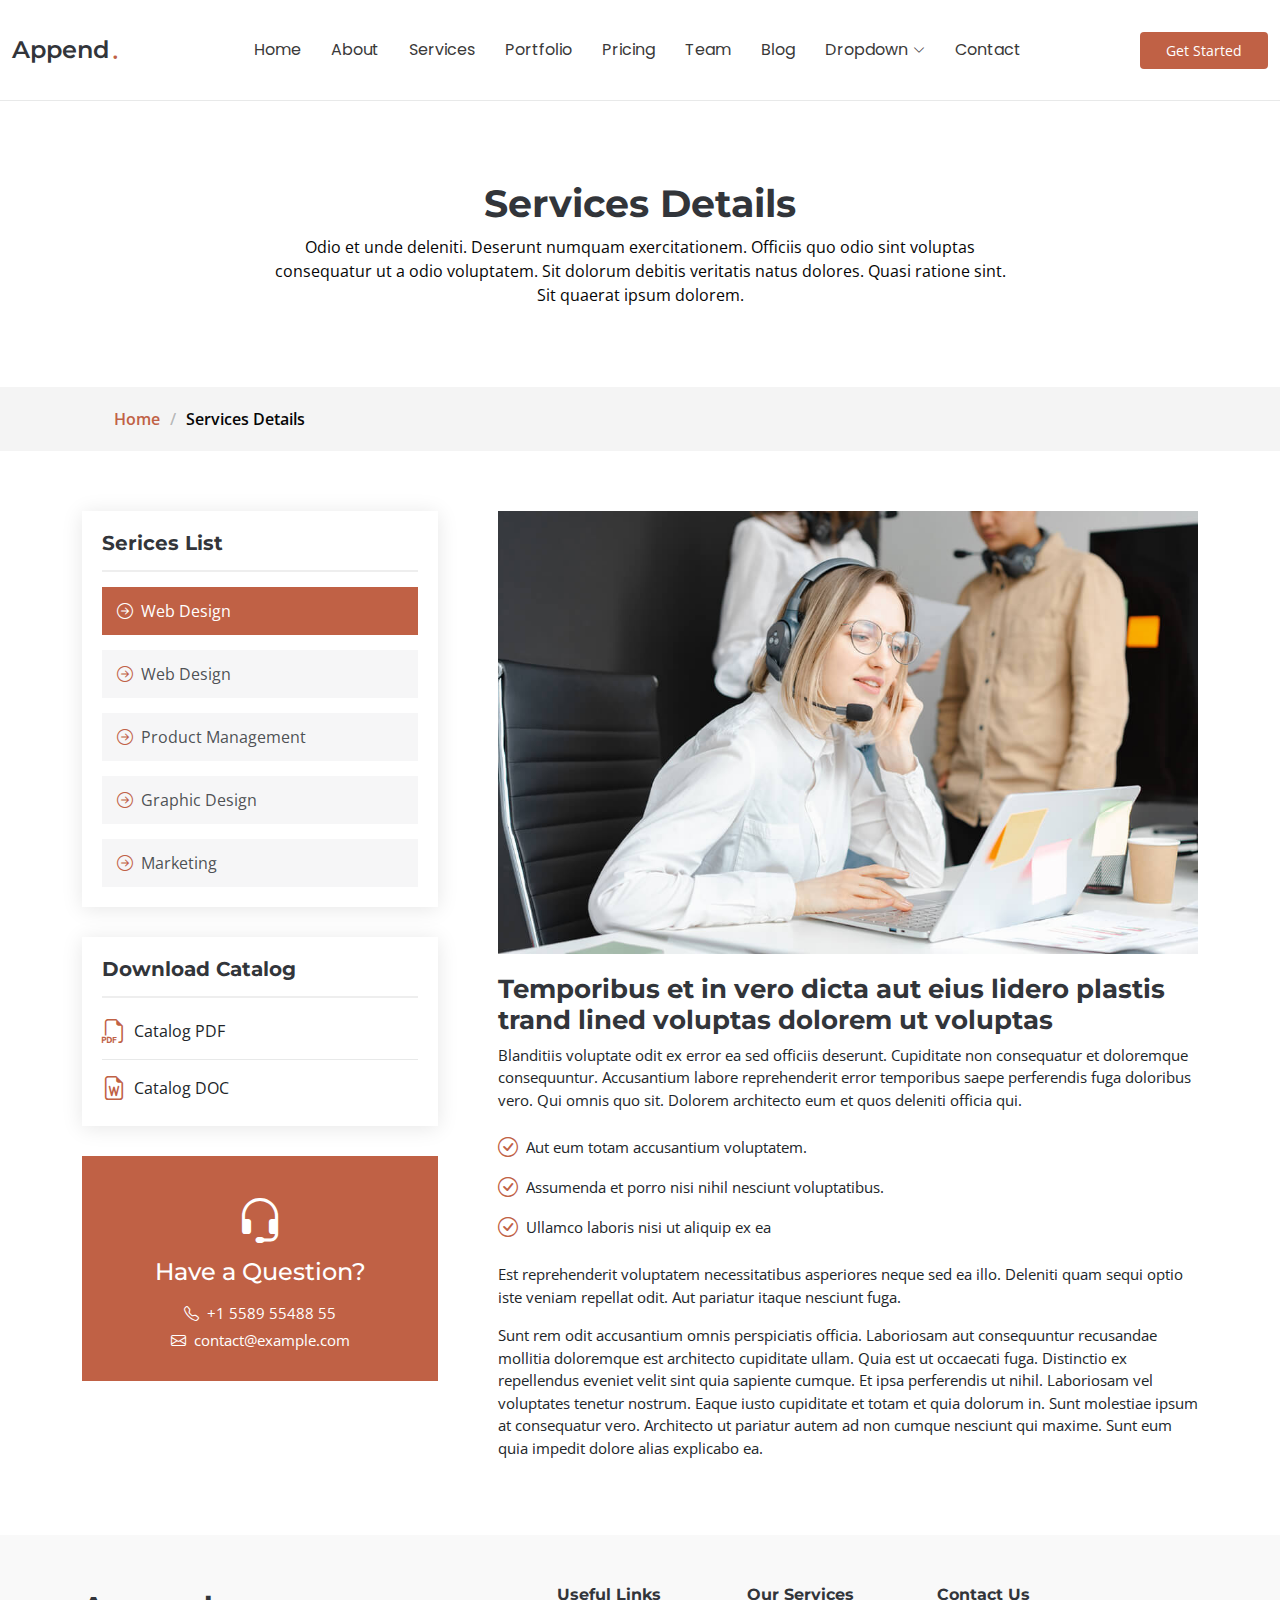
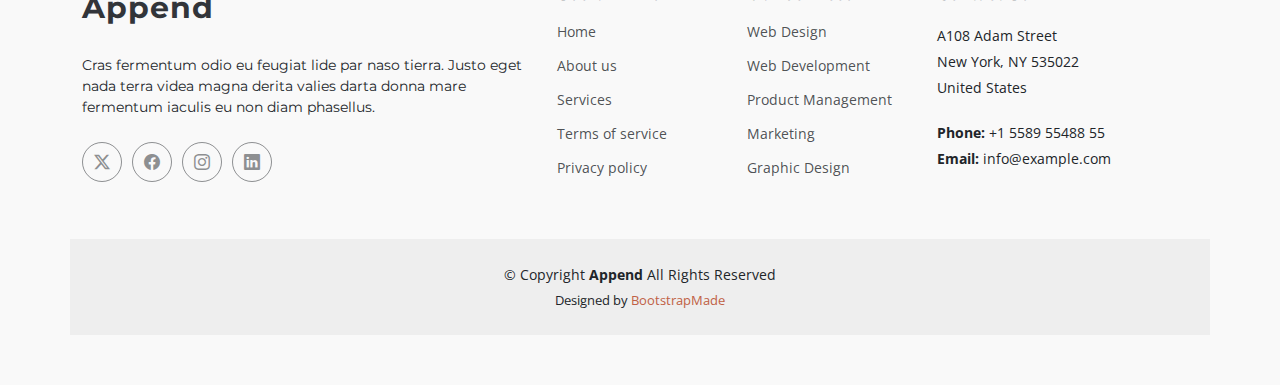
<file: Append/services-details.html>
<!DOCTYPE html>
<html lang="en">

<head>
  <meta charset="utf-8">
  <meta content="width=device-width, initial-scale=1.0" name="viewport">
  <title>Services Details - Append Bootstrap Template</title>
  <meta content="" name="description">
  <meta content="" name="keywords">

  <!-- Favicons -->
  <link href="assets/img/favicon.png" rel="icon">
  <link href="assets/img/apple-touch-icon.png" rel="apple-touch-icon">

  <!-- Fonts -->
  <link href="https://fonts.googleapis.com" rel="preconnect">
  <link href="https://fonts.gstatic.com" rel="preconnect" crossorigin>
  <link href="https://fonts.googleapis.com/css2?family=Open+Sans:ital,wght@0,300;0,400;0,500;0,600;0,700;0,800;1,300;1,400;1,500;1,600;1,700;1,800&family=Montserrat:ital,wght@0,100;0,200;0,300;0,400;0,500;0,600;0,700;0,800;0,900;1,100;1,200;1,300;1,400;1,500;1,600;1,700;1,800;1,900&family=Poppins:ital,wght@0,100;0,200;0,300;0,400;0,500;0,600;0,700;0,800;0,900;1,100;1,200;1,300;1,400;1,500;1,600;1,700;1,800;1,900&display=swap" rel="stylesheet">

  <!-- Vendor CSS Files -->
  <link href="assets/vendor/bootstrap/css/bootstrap.min.css" rel="stylesheet">
  <link href="assets/vendor/bootstrap-icons/bootstrap-icons.css" rel="stylesheet">
  <link href="assets/vendor/aos/aos.css" rel="stylesheet">
  <link href="assets/vendor/glightbox/css/glightbox.min.css" rel="stylesheet">
  <link href="assets/vendor/swiper/swiper-bundle.min.css" rel="stylesheet">

  <!-- Main CSS File -->
  <link href="assets/css/main.css" rel="stylesheet">

  <!-- =======================================================
  * Template Name: Append
  * Template URL: https://bootstrapmade.com/append-bootstrap-website-template/
  * Updated: Jun 29 2024 with Bootstrap v5.3.3
  * Author: BootstrapMade.com
  * License: https://bootstrapmade.com/license/
  ======================================================== -->
</head>

<body class="services-details-page">

  <header id="header" class="header d-flex align-items-center sticky-top">
    <div class="container-fluid position-relative d-flex align-items-center justify-content-between">

      <a href="index.html" class="logo d-flex align-items-center me-auto me-xl-0">
        <!-- Uncomment the line below if you also wish to use an image logo -->
        <!-- <img src="assets/img/logo.png" alt=""> -->
        <h1 class="sitename">Append</h1><span>.</span>
      </a>

      <nav id="navmenu" class="navmenu">
        <ul>
          <li><a href="index.html#hero">Home</a></li>
          <li><a href="index.html#about">About</a></li>
          <li><a href="index.html#services">Services</a></li>
          <li><a href="index.html#portfolio">Portfolio</a></li>
          <li><a href="index.html#pricing">Pricing</a></li>
          <li><a href="index.html#team">Team</a></li>
          <li><a href="blog.html">Blog</a></li>
          <li class="dropdown"><a href="#"><span>Dropdown</span> <i class="bi bi-chevron-down toggle-dropdown"></i></a>
            <ul>
              <li><a href="#">Dropdown 1</a></li>
              <li class="dropdown"><a href="#"><span>Deep Dropdown</span> <i class="bi bi-chevron-down toggle-dropdown"></i></a>
                <ul>
                  <li><a href="#">Deep Dropdown 1</a></li>
                  <li><a href="#">Deep Dropdown 2</a></li>
                  <li><a href="#">Deep Dropdown 3</a></li>
                  <li><a href="#">Deep Dropdown 4</a></li>
                  <li><a href="#">Deep Dropdown 5</a></li>
                </ul>
              </li>
              <li><a href="#">Dropdown 2</a></li>
              <li><a href="#">Dropdown 3</a></li>
              <li><a href="#">Dropdown 4</a></li>
            </ul>
          </li>
          <li><a href="index.html#contact">Contact</a></li>
        </ul>
        <i class="mobile-nav-toggle d-xl-none bi bi-list"></i>
      </nav>

      <a class="btn-getstarted" href="index.html#about">Get Started</a>

    </div>
  </header>

  <main class="main">

    <!-- Page Title -->
    <div class="page-title" data-aos="fade">
      <div class="heading">
        <div class="container">
          <div class="row d-flex justify-content-center text-center">
            <div class="col-lg-8">
              <h1>Services Details</h1>
              <p class="mb-0">Odio et unde deleniti. Deserunt numquam exercitationem. Officiis quo odio sint voluptas consequatur ut a odio voluptatem. Sit dolorum debitis veritatis natus dolores. Quasi ratione sint. Sit quaerat ipsum dolorem.</p>
            </div>
          </div>
        </div>
      </div>
      <nav class="breadcrumbs">
        <div class="container">
          <ol>
            <li><a href="index.html">Home</a></li>
            <li class="current">Services Details</li>
          </ol>
        </div>
      </nav>
    </div><!-- End Page Title -->

    <!-- Service Details Section -->
    <section id="service-details" class="service-details section">

      <div class="container">

        <div class="row gy-5">

          <div class="col-lg-4" data-aos="fade-up" data-aos-delay="100">

            <div class="service-box">
              <h4>Serices List</h4>
              <div class="services-list">
                <a href="#" class="active"><i class="bi bi-arrow-right-circle"></i><span>Web Design</span></a>
                <a href="#"><i class="bi bi-arrow-right-circle"></i><span>Web Design</span></a>
                <a href="#"><i class="bi bi-arrow-right-circle"></i><span>Product Management</span></a>
                <a href="#"><i class="bi bi-arrow-right-circle"></i><span>Graphic Design</span></a>
                <a href="#"><i class="bi bi-arrow-right-circle"></i><span>Marketing</span></a>
              </div>
            </div><!-- End Services List -->

            <div class="service-box">
              <h4>Download Catalog</h4>
              <div class="download-catalog">
                <a href="#"><i class="bi bi-filetype-pdf"></i><span>Catalog PDF</span></a>
                <a href="#"><i class="bi bi-file-earmark-word"></i><span>Catalog DOC</span></a>
              </div>
            </div><!-- End Services List -->

            <div class="help-box d-flex flex-column justify-content-center align-items-center">
              <i class="bi bi-headset help-icon"></i>
              <h4>Have a Question?</h4>
              <p class="d-flex align-items-center mt-2 mb-0"><i class="bi bi-telephone me-2"></i> <span>+1 5589 55488 55</span></p>
              <p class="d-flex align-items-center mt-1 mb-0"><i class="bi bi-envelope me-2"></i> <a href="mailto:contact@example.com">contact@example.com</a></p>
            </div>

          </div>

          <div class="col-lg-8 ps-lg-5" data-aos="fade-up" data-aos-delay="200">
            <img src="assets/img/services.jpg" alt="" class="img-fluid services-img">
            <h3>Temporibus et in vero dicta aut eius lidero plastis trand lined voluptas dolorem ut voluptas</h3>
            <p>
              Blanditiis voluptate odit ex error ea sed officiis deserunt. Cupiditate non consequatur et doloremque consequuntur. Accusantium labore reprehenderit error temporibus saepe perferendis fuga doloribus vero. Qui omnis quo sit. Dolorem architecto eum et quos deleniti officia qui.
            </p>
            <ul>
              <li><i class="bi bi-check-circle"></i> <span>Aut eum totam accusantium voluptatem.</span></li>
              <li><i class="bi bi-check-circle"></i> <span>Assumenda et porro nisi nihil nesciunt voluptatibus.</span></li>
              <li><i class="bi bi-check-circle"></i> <span>Ullamco laboris nisi ut aliquip ex ea</span></li>
            </ul>
            <p>
              Est reprehenderit voluptatem necessitatibus asperiores neque sed ea illo. Deleniti quam sequi optio iste veniam repellat odit. Aut pariatur itaque nesciunt fuga.
            </p>
            <p>
              Sunt rem odit accusantium omnis perspiciatis officia. Laboriosam aut consequuntur recusandae mollitia doloremque est architecto cupiditate ullam. Quia est ut occaecati fuga. Distinctio ex repellendus eveniet velit sint quia sapiente cumque. Et ipsa perferendis ut nihil. Laboriosam vel voluptates tenetur nostrum. Eaque iusto cupiditate et totam et quia dolorum in. Sunt molestiae ipsum at consequatur vero. Architecto ut pariatur autem ad non cumque nesciunt qui maxime. Sunt eum quia impedit dolore alias explicabo ea.
            </p>
          </div>

        </div>

      </div>

    </section><!-- /Service Details Section -->

  </main>

  <footer id="footer" class="footer position-relative light-background">

    <div class="container footer-top">
      <div class="row gy-4">
        <div class="col-lg-5 col-md-12 footer-about">
          <a href="index.html" class="logo d-flex align-items-center">
            <span class="sitename">Append</span>
          </a>
          <p>Cras fermentum odio eu feugiat lide par naso tierra. Justo eget nada terra videa magna derita valies darta donna mare fermentum iaculis eu non diam phasellus.</p>
          <div class="social-links d-flex mt-4">
            <a href=""><i class="bi bi-twitter-x"></i></a>
            <a href=""><i class="bi bi-facebook"></i></a>
            <a href=""><i class="bi bi-instagram"></i></a>
            <a href=""><i class="bi bi-linkedin"></i></a>
          </div>
        </div>

        <div class="col-lg-2 col-6 footer-links">
          <h4>Useful Links</h4>
          <ul>
            <li><a href="#">Home</a></li>
            <li><a href="#">About us</a></li>
            <li><a href="#">Services</a></li>
            <li><a href="#">Terms of service</a></li>
            <li><a href="#">Privacy policy</a></li>
          </ul>
        </div>

        <div class="col-lg-2 col-6 footer-links">
          <h4>Our Services</h4>
          <ul>
            <li><a href="#">Web Design</a></li>
            <li><a href="#">Web Development</a></li>
            <li><a href="#">Product Management</a></li>
            <li><a href="#">Marketing</a></li>
            <li><a href="#">Graphic Design</a></li>
          </ul>
        </div>

        <div class="col-lg-3 col-md-12 footer-contact text-center text-md-start">
          <h4>Contact Us</h4>
          <p>A108 Adam Street</p>
          <p>New York, NY 535022</p>
          <p>United States</p>
          <p class="mt-4"><strong>Phone:</strong> <span>+1 5589 55488 55</span></p>
          <p><strong>Email:</strong> <span>info@example.com</span></p>
        </div>

      </div>
    </div>

    <div class="container copyright text-center mt-4">
      <p>© <span>Copyright</span> <strong class="sitename">Append</strong> <span>All Rights Reserved</span></p>
      <div class="credits">
        <!-- All the links in the footer should remain intact. -->
        <!-- You can delete the links only if you've purchased the pro version. -->
        <!-- Licensing information: https://bootstrapmade.com/license/ -->
        <!-- Purchase the pro version with working PHP/AJAX contact form: [buy-url] -->
        Designed by <a href="https://bootstrapmade.com/">BootstrapMade</a>
      </div>
    </div>

  </footer>

  <!-- Scroll Top -->
  <a href="#" id="scroll-top" class="scroll-top d-flex align-items-center justify-content-center"><i class="bi bi-arrow-up-short"></i></a>

  <!-- Preloader -->
  <div id="preloader"></div>

  <!-- Vendor JS Files -->
  <script src="assets/vendor/bootstrap/js/bootstrap.bundle.min.js"></script>
  <script src="assets/vendor/php-email-form/validate.js"></script>
  <script src="assets/vendor/aos/aos.js"></script>
  <script src="assets/vendor/glightbox/js/glightbox.min.js"></script>
  <script src="assets/vendor/purecounter/purecounter_vanilla.js"></script>
  <script src="assets/vendor/imagesloaded/imagesloaded.pkgd.min.js"></script>
  <script src="assets/vendor/isotope-layout/isotope.pkgd.min.js"></script>
  <script src="assets/vendor/swiper/swiper-bundle.min.js"></script>

  <!-- Main JS File -->
  <script src="assets/js/main.js"></script>

</body>

</html>
</file>
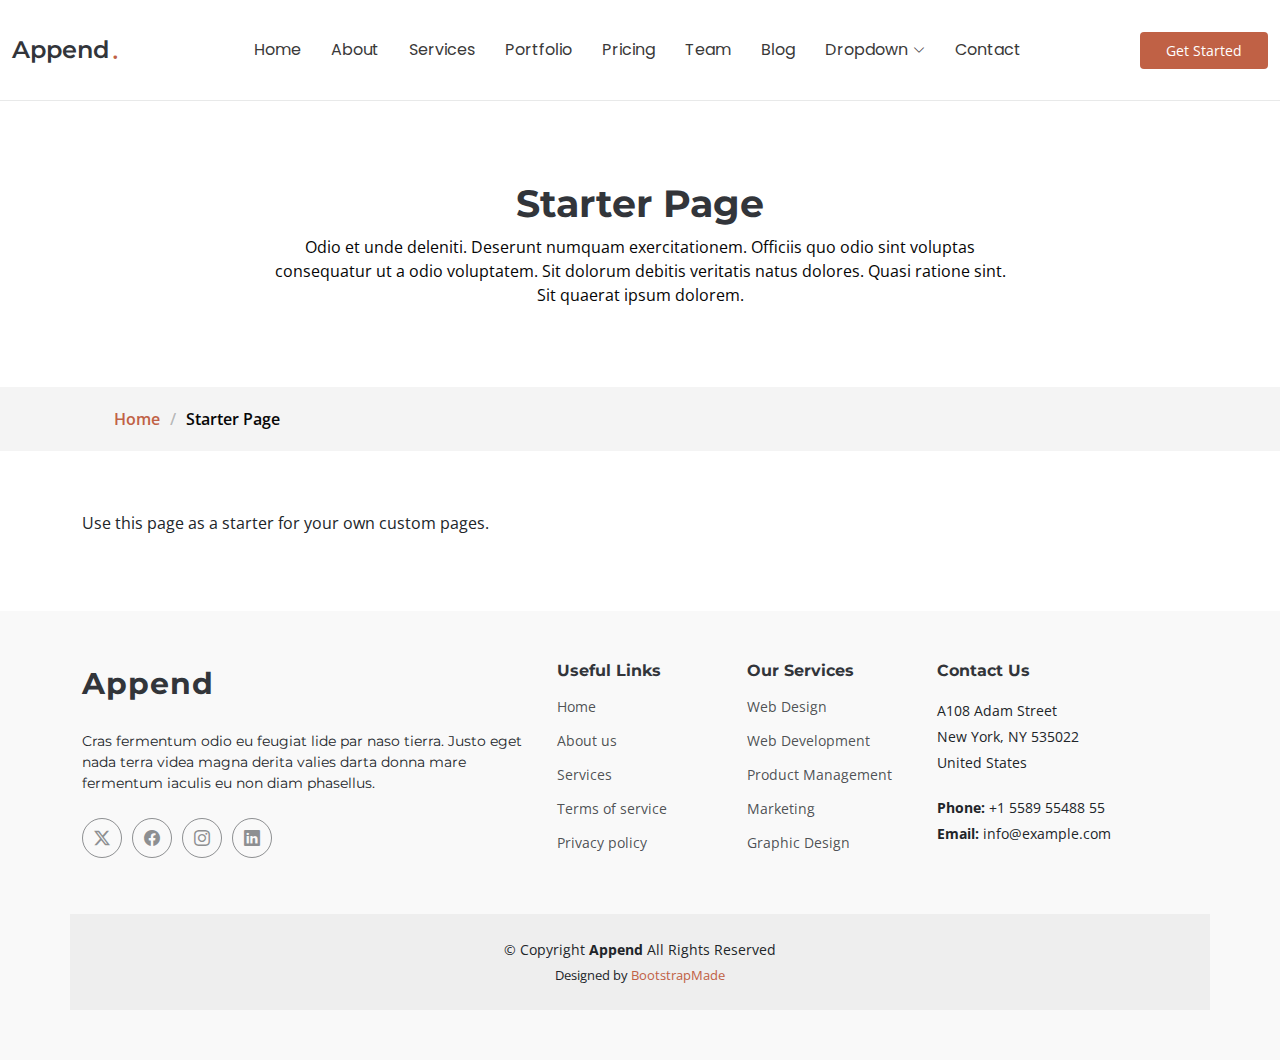
<file: Append/starter-page.html>
<!DOCTYPE html>
<html lang="en">

<head>
  <meta charset="utf-8">
  <meta content="width=device-width, initial-scale=1.0" name="viewport">
  <title>Starter Page - Append Bootstrap Template</title>
  <meta content="" name="description">
  <meta content="" name="keywords">

  <!-- Favicons -->
  <link href="assets/img/favicon.png" rel="icon">
  <link href="assets/img/apple-touch-icon.png" rel="apple-touch-icon">

  <!-- Fonts -->
  <link href="https://fonts.googleapis.com" rel="preconnect">
  <link href="https://fonts.gstatic.com" rel="preconnect" crossorigin>
  <link href="https://fonts.googleapis.com/css2?family=Open+Sans:ital,wght@0,300;0,400;0,500;0,600;0,700;0,800;1,300;1,400;1,500;1,600;1,700;1,800&family=Montserrat:ital,wght@0,100;0,200;0,300;0,400;0,500;0,600;0,700;0,800;0,900;1,100;1,200;1,300;1,400;1,500;1,600;1,700;1,800;1,900&family=Poppins:ital,wght@0,100;0,200;0,300;0,400;0,500;0,600;0,700;0,800;0,900;1,100;1,200;1,300;1,400;1,500;1,600;1,700;1,800;1,900&display=swap" rel="stylesheet">

  <!-- Vendor CSS Files -->
  <link href="assets/vendor/bootstrap/css/bootstrap.min.css" rel="stylesheet">
  <link href="assets/vendor/bootstrap-icons/bootstrap-icons.css" rel="stylesheet">
  <link href="assets/vendor/aos/aos.css" rel="stylesheet">
  <link href="assets/vendor/glightbox/css/glightbox.min.css" rel="stylesheet">
  <link href="assets/vendor/swiper/swiper-bundle.min.css" rel="stylesheet">

  <!-- Main CSS File -->
  <link href="assets/css/main.css" rel="stylesheet">

  <!-- =======================================================
  * Template Name: Append
  * Template URL: https://bootstrapmade.com/append-bootstrap-website-template/
  * Updated: Jun 29 2024 with Bootstrap v5.3.3
  * Author: BootstrapMade.com
  * License: https://bootstrapmade.com/license/
  ======================================================== -->
</head>

<body class="starter-page-page">

  <header id="header" class="header d-flex align-items-center sticky-top">
    <div class="container-fluid position-relative d-flex align-items-center justify-content-between">

      <a href="index.html" class="logo d-flex align-items-center me-auto me-xl-0">
        <!-- Uncomment the line below if you also wish to use an image logo -->
        <!-- <img src="assets/img/logo.png" alt=""> -->
        <h1 class="sitename">Append</h1><span>.</span>
      </a>

      <nav id="navmenu" class="navmenu">
        <ul>
          <li><a href="index.html#hero">Home</a></li>
          <li><a href="index.html#about">About</a></li>
          <li><a href="index.html#services">Services</a></li>
          <li><a href="index.html#portfolio">Portfolio</a></li>
          <li><a href="index.html#pricing">Pricing</a></li>
          <li><a href="index.html#team">Team</a></li>
          <li><a href="blog.html">Blog</a></li>
          <li class="dropdown"><a href="#"><span>Dropdown</span> <i class="bi bi-chevron-down toggle-dropdown"></i></a>
            <ul>
              <li><a href="#">Dropdown 1</a></li>
              <li class="dropdown"><a href="#"><span>Deep Dropdown</span> <i class="bi bi-chevron-down toggle-dropdown"></i></a>
                <ul>
                  <li><a href="#">Deep Dropdown 1</a></li>
                  <li><a href="#">Deep Dropdown 2</a></li>
                  <li><a href="#">Deep Dropdown 3</a></li>
                  <li><a href="#">Deep Dropdown 4</a></li>
                  <li><a href="#">Deep Dropdown 5</a></li>
                </ul>
              </li>
              <li><a href="#">Dropdown 2</a></li>
              <li><a href="#">Dropdown 3</a></li>
              <li><a href="#">Dropdown 4</a></li>
            </ul>
          </li>
          <li><a href="index.html#contact">Contact</a></li>
        </ul>
        <i class="mobile-nav-toggle d-xl-none bi bi-list"></i>
      </nav>

      <a class="btn-getstarted" href="index.html#about">Get Started</a>

    </div>
  </header>

  <main class="main">

    <!-- Page Title -->
    <div class="page-title" data-aos="fade">
      <div class="heading">
        <div class="container">
          <div class="row d-flex justify-content-center text-center">
            <div class="col-lg-8">
              <h1>Starter Page</h1>
              <p class="mb-0">Odio et unde deleniti. Deserunt numquam exercitationem. Officiis quo odio sint voluptas consequatur ut a odio voluptatem. Sit dolorum debitis veritatis natus dolores. Quasi ratione sint. Sit quaerat ipsum dolorem.</p>
            </div>
          </div>
        </div>
      </div>
      <nav class="breadcrumbs">
        <div class="container">
          <ol>
            <li><a href="index.html">Home</a></li>
            <li class="current">Starter Page</li>
          </ol>
        </div>
      </nav>
    </div><!-- End Page Title -->

    <!-- Starter Section Section -->
    <section id="starter-section" class="starter-section section">

      <div class="container" data-aos="fade-up">
        <p>Use this page as a starter for your own custom pages.</p>
      </div>

    </section><!-- /Starter Section Section -->

  </main>

  <footer id="footer" class="footer position-relative light-background">

    <div class="container footer-top">
      <div class="row gy-4">
        <div class="col-lg-5 col-md-12 footer-about">
          <a href="index.html" class="logo d-flex align-items-center">
            <span class="sitename">Append</span>
          </a>
          <p>Cras fermentum odio eu feugiat lide par naso tierra. Justo eget nada terra videa magna derita valies darta donna mare fermentum iaculis eu non diam phasellus.</p>
          <div class="social-links d-flex mt-4">
            <a href=""><i class="bi bi-twitter-x"></i></a>
            <a href=""><i class="bi bi-facebook"></i></a>
            <a href=""><i class="bi bi-instagram"></i></a>
            <a href=""><i class="bi bi-linkedin"></i></a>
          </div>
        </div>

        <div class="col-lg-2 col-6 footer-links">
          <h4>Useful Links</h4>
          <ul>
            <li><a href="#">Home</a></li>
            <li><a href="#">About us</a></li>
            <li><a href="#">Services</a></li>
            <li><a href="#">Terms of service</a></li>
            <li><a href="#">Privacy policy</a></li>
          </ul>
        </div>

        <div class="col-lg-2 col-6 footer-links">
          <h4>Our Services</h4>
          <ul>
            <li><a href="#">Web Design</a></li>
            <li><a href="#">Web Development</a></li>
            <li><a href="#">Product Management</a></li>
            <li><a href="#">Marketing</a></li>
            <li><a href="#">Graphic Design</a></li>
          </ul>
        </div>

        <div class="col-lg-3 col-md-12 footer-contact text-center text-md-start">
          <h4>Contact Us</h4>
          <p>A108 Adam Street</p>
          <p>New York, NY 535022</p>
          <p>United States</p>
          <p class="mt-4"><strong>Phone:</strong> <span>+1 5589 55488 55</span></p>
          <p><strong>Email:</strong> <span>info@example.com</span></p>
        </div>

      </div>
    </div>

    <div class="container copyright text-center mt-4">
      <p>© <span>Copyright</span> <strong class="sitename">Append</strong> <span>All Rights Reserved</span></p>
      <div class="credits">
        <!-- All the links in the footer should remain intact. -->
        <!-- You can delete the links only if you've purchased the pro version. -->
        <!-- Licensing information: https://bootstrapmade.com/license/ -->
        <!-- Purchase the pro version with working PHP/AJAX contact form: [buy-url] -->
        Designed by <a href="https://bootstrapmade.com/">BootstrapMade</a>
      </div>
    </div>

  </footer>

  <!-- Scroll Top -->
  <a href="#" id="scroll-top" class="scroll-top d-flex align-items-center justify-content-center"><i class="bi bi-arrow-up-short"></i></a>

  <!-- Preloader -->
  <div id="preloader"></div>

  <!-- Vendor JS Files -->
  <script src="assets/vendor/bootstrap/js/bootstrap.bundle.min.js"></script>
  <script src="assets/vendor/php-email-form/validate.js"></script>
  <script src="assets/vendor/aos/aos.js"></script>
  <script src="assets/vendor/glightbox/js/glightbox.min.js"></script>
  <script src="assets/vendor/purecounter/purecounter_vanilla.js"></script>
  <script src="assets/vendor/imagesloaded/imagesloaded.pkgd.min.js"></script>
  <script src="assets/vendor/isotope-layout/isotope.pkgd.min.js"></script>
  <script src="assets/vendor/swiper/swiper-bundle.min.js"></script>

  <!-- Main JS File -->
  <script src="assets/js/main.js"></script>

</body>

</html>
</file>
<file: Append/assets/css/main.css>
/**
* Template Name: Append
* Template URL: https://bootstrapmade.com/append-bootstrap-website-template/
* Updated: Jun 29 2024 with Bootstrap v5.3.3
* Author: BootstrapMade.com
* License: https://bootstrapmade.com/license/
*/

/*--------------------------------------------------------------
# Font & Color Variables
# Help: https://bootstrapmade.com/color-system/
--------------------------------------------------------------*/
/* Fonts */
:root {
  --default-font: "Open Sans",  system-ui, -apple-system, "Segoe UI", Roboto, "Helvetica Neue", Arial, "Noto Sans", "Liberation Sans", sans-serif, "Apple Color Emoji", "Segoe UI Emoji", "Segoe UI Symbol", "Noto Color Emoji";
  --heading-font: "Montserrat",  sans-serif;
  --nav-font: "Poppins",  sans-serif;
}

/* Global Colors - The following color variables are used throughout the website. Updating them here will change the color scheme of the entire website */
:root { 
  --background-color: #ffffff; /* Background color for the entire website, including individual sections */
  --default-color: #212529; /* Default color used for the majority of the text content across the entire website */
  --heading-color: #32353a; /* Color for headings, subheadings and title throughout the website */
  --accent-color: #C06145; /* Accent color that represents your brand on the website. It's used for buttons, links, and other elements that need to stand out */
  --surface-color: #ffffff; /* The surface color is used as a background of boxed elements within sections, such as cards, icon boxes, or other elements that require a visual separation from the global background. */
  --contrast-color: #ffffff; /* Contrast color for text, ensuring readability against backgrounds of accent, heading, or default colors. */
}

/* Nav Menu Colors - The following color variables are used specifically for the navigation menu. They are separate from the global colors to allow for more customization options */
:root {
  --nav-color: #3a3939;  /* The default color of the main navmenu links */
  --nav-hover-color: #e84545; /* Applied to main navmenu links when they are hovered over or active */
  --nav-mobile-background-color: #ffffff; /* Used as the background color for mobile navigation menu */
  --nav-dropdown-background-color: #ffffff; /* Used as the background color for dropdown items that appear when hovering over primary navigation items */
  --nav-dropdown-color: #3a3939; /* Used for navigation links of the dropdown items in the navigation menu. */
  --nav-dropdown-hover-color: #e84545; /* Similar to --nav-hover-color, this color is applied to dropdown navigation links when they are hovered over. */
}

/* Color Presets - These classes override global colors when applied to any section or element, providing reuse of the sam color scheme. */

.light-background {
  --background-color: #f9f9f9;
  --surface-color: #ffffff;
}

.dark-background {
  --background-color: #060606;
  --default-color: #ffffff;
  --heading-color: #ffffff;
  --surface-color: #252525;
  --contrast-color: #ffffff;
}

/* Smooth scroll */
:root {
  scroll-behavior: smooth;
}

/*--------------------------------------------------------------
# General Styling & Shared Classes
--------------------------------------------------------------*/
body {
  color: var(--default-color);
  background-color: var(--background-color);
  font-family: var(--default-font);
}

a {
  color: var(--accent-color);
  text-decoration: none;
  transition: 0.3s;
}

a:hover {
  color: color-mix(in srgb, var(--accent-color), transparent 25%);
  text-decoration: none;
}

h1,
h2,
h3,
h4,
h5,
h6 {
  color: var(--heading-color);
  font-family: var(--heading-font);
}

/* PHP Email Form Messages
------------------------------*/
.php-email-form .error-message {
  display: none;
  background: #df1529;
  color: #ffffff;
  text-align: left;
  padding: 15px;
  margin-bottom: 24px;
  font-weight: 600;
}

.php-email-form .sent-message {
  display: none;
  color: #ffffff;
  background: #059652;
  text-align: center;
  padding: 15px;
  margin-bottom: 24px;
  font-weight: 600;
}

.php-email-form .loading {
  display: none;
  background: var(--surface-color);
  text-align: center;
  padding: 15px;
  margin-bottom: 24px;
}

.php-email-form .loading:before {
  content: "";
  display: inline-block;
  border-radius: 50%;
  width: 24px;
  height: 24px;
  margin: 0 10px -6px 0;
  border: 3px solid var(--accent-color);
  border-top-color: var(--surface-color);
  animation: php-email-form-loading 1s linear infinite;
}

@keyframes php-email-form-loading {
  0% {
    transform: rotate(0deg);
  }

  100% {
    transform: rotate(360deg);
  }
}

/*--------------------------------------------------------------
# Global Header
--------------------------------------------------------------*/
.header {
  color: var(--default-color);
  background-color: var(--background-color);
  padding: 20px 0;
  transition: all 0.5s;
  z-index: 997;
}

.header .logo {
  line-height: 1;
}

.header .logo img {
  max-height: 36px;
  margin-right: 8px;
}

.header .logo h1 {
  font-size: 24px;
  margin: 0;
  font-weight: 600;
  color: var(--heading-color);
}

.header .logo span {
  color: var(--accent-color);
  font-size: 24px;
  font-weight: 600;
  padding-left: 3px;
}

.header .btn-getstarted,
.header .btn-getstarted:focus {
  color: var(--contrast-color);
  background: var(--accent-color);
  font-size: 14px;
  padding: 8px 26px;
  margin: 0;
  border-radius: 4px;
  transition: 0.3s;
}

.header .btn-getstarted:hover,
.header .btn-getstarted:focus:hover {
  color: var(--contrast-color);
  background: color-mix(in srgb, var(--accent-color), transparent 15%);
}

@media (max-width: 1200px) {
  .header .logo {
    order: 1;
  }

  .header .btn-getstarted {
    order: 2;
    margin: 0 15px 0 0;
    padding: 6px 20px;
  }

  .header .navmenu {
    order: 3;
  }
}

.scrolled .header {
  box-shadow: 0 0 30px 10px rgba(0, 0, 0, 0.1);
}

/* Index Page Header
------------------------------*/
.index-page .header {
  --background-color: rgba(255, 255, 255, 0);
  --heading-color: #000000;
  --nav-color: #000000;
  --nav-hover-color: #ffffff;
}

/* Index Page Header on Scroll
------------------------------*/
.index-page.scrolled .header {
  --background-color: #ffffff;
  --heading-color: #32353a;
  --nav-color: #3a3939;
  --nav-hover-color: #e84545;
}

/*--------------------------------------------------------------
# Navigation Menu
--------------------------------------------------------------*/
/* Navmenu - Desktop */
@media (min-width: 1200px) {
  .navmenu {
    padding: 0;
  }

  .navmenu ul {
    margin: 0;
    padding: 0;
    display: flex;
    list-style: none;
    align-items: center;
  }

  .navmenu li {
    position: relative;
  }

  .navmenu a,
  .navmenu a:focus {
    color: var(--nav-color);
    padding: 18px 15px;
    font-size: 16px;
    font-family: var(--nav-font);
    font-weight: 400;
    display: flex;
    align-items: center;
    justify-content: space-between;
    white-space: nowrap;
    transition: 0.3s;
  }

  .navmenu a i,
  .navmenu a:focus i {
    font-size: 12px;
    line-height: 0;
    margin-left: 5px;
    transition: 0.3s;
  }

  .navmenu li:last-child a {
    padding-right: 0;
  }

  .navmenu li:hover>a,
  .navmenu .active,
  .navmenu .active:focus {
    color: var(--nav-hover-color);
  }

  .navmenu .dropdown ul {
    margin: 0;
    padding: 10px 0;
    background: var(--nav-dropdown-background-color);
    display: block;
    position: absolute;
    visibility: hidden;
    left: 14px;
    top: 130%;
    opacity: 0;
    transition: 0.3s;
    border-radius: 4px;
    z-index: 99;
    box-shadow: 0px 0px 30px rgba(0, 0, 0, 0.1);
  }

  .navmenu .dropdown ul li {
    min-width: 200px;
  }

  .navmenu .dropdown ul a {
    padding: 10px 20px;
    font-size: 15px;
    text-transform: none;
    color: var(--nav-dropdown-color);
  }

  .navmenu .dropdown ul a i {
    font-size: 12px;
  }

  .navmenu .dropdown ul a:hover,
  .navmenu .dropdown ul .active:hover,
  .navmenu .dropdown ul li:hover>a {
    color: var(--nav-dropdown-hover-color);
  }

  .navmenu .dropdown:hover>ul {
    opacity: 1;
    top: 100%;
    visibility: visible;
  }

  .navmenu .dropdown .dropdown ul {
    top: 0;
    left: -90%;
    visibility: hidden;
  }

  .navmenu .dropdown .dropdown:hover>ul {
    opacity: 1;
    top: 0;
    left: -100%;
    visibility: visible;
  }
}

/* Navmenu - Mobile */
@media (max-width: 1199px) {
  .mobile-nav-toggle {
    color: var(--nav-color);
    font-size: 28px;
    line-height: 0;
    margin-right: 10px;
    cursor: pointer;
    transition: color 0.3s;
  }

  .navmenu {
    padding: 0;
    z-index: 9997;
  }

  .navmenu ul {
    display: none;
    position: absolute;
    inset: 60px 20px 20px 20px;
    padding: 10px 0;
    margin: 0;
    border-radius: 6px;
    background-color: var(--nav-mobile-background-color);
    overflow-y: auto;
    transition: 0.3s;
    z-index: 9998;
    box-shadow: 0px 0px 30px rgba(0, 0, 0, 0.1);
  }

  .navmenu a,
  .navmenu a:focus {
    color: var(--nav-dropdown-color);
    padding: 10px 20px;
    font-family: var(--nav-font);
    font-size: 17px;
    font-weight: 500;
    display: flex;
    align-items: center;
    justify-content: space-between;
    white-space: nowrap;
    transition: 0.3s;
  }

  .navmenu a i,
  .navmenu a:focus i {
    font-size: 12px;
    line-height: 0;
    margin-left: 5px;
    width: 30px;
    height: 30px;
    display: flex;
    align-items: center;
    justify-content: center;
    border-radius: 50%;
    transition: 0.3s;
    background-color: color-mix(in srgb, var(--accent-color), transparent 90%);
  }

  .navmenu a i:hover,
  .navmenu a:focus i:hover {
    background-color: var(--accent-color);
    color: var(--contrast-color);
  }

  .navmenu a:hover,
  .navmenu .active,
  .navmenu .active:focus {
    color: var(--nav-dropdown-hover-color);
  }

  .navmenu .active i,
  .navmenu .active:focus i {
    background-color: var(--accent-color);
    color: var(--contrast-color);
    transform: rotate(180deg);
  }

  .navmenu .dropdown ul {
    position: static;
    display: none;
    z-index: 99;
    padding: 10px 0;
    margin: 10px 20px;
    background-color: var(--nav-dropdown-background-color);
    border: 1px solid color-mix(in srgb, var(--default-color), transparent 90%);
    box-shadow: none;
    transition: all 0.5s ease-in-out;
  }

  .navmenu .dropdown ul ul {
    background-color: rgba(33, 37, 41, 0.1);
  }

  .navmenu .dropdown>.dropdown-active {
    display: block;
    background-color: rgba(33, 37, 41, 0.03);
  }

  .mobile-nav-active {
    overflow: hidden;
  }

  .mobile-nav-active .mobile-nav-toggle {
    color: #fff;
    position: absolute;
    font-size: 32px;
    top: 15px;
    right: 15px;
    margin-right: 0;
    z-index: 9999;
  }

  .mobile-nav-active .navmenu {
    position: fixed;
    overflow: hidden;
    inset: 0;
    background: rgba(33, 37, 41, 0.8);
    transition: 0.3s;
  }

  .mobile-nav-active .navmenu>ul {
    display: block;
  }
}

/*--------------------------------------------------------------
# Global Footer
--------------------------------------------------------------*/
.footer {
  color: var(--default-color);
  background-color: var(--background-color);
  font-size: 14px;
  padding-bottom: 50px;
  position: relative;
}

.footer .footer-top {
  padding-top: 50px;
}

.footer .footer-about .logo {
  margin-bottom: 25px;
}

.footer .footer-about .logo img {
  max-height: 40px;
  margin-right: 6px;
}

.footer .footer-about .logo span {
  color: var(--heading-color);
  font-size: 30px;
  font-weight: 700;
  letter-spacing: 1px;
  font-family: var(--heading-font);
}

.footer .footer-about p {
  font-size: 14px;
  font-family: var(--heading-font);
}

.footer .social-links a {
  display: flex;
  align-items: center;
  justify-content: center;
  width: 40px;
  height: 40px;
  border-radius: 50%;
  border: 1px solid color-mix(in srgb, var(--default-color), transparent 50%);
  font-size: 16px;
  color: color-mix(in srgb, var(--default-color), transparent 50%);
  margin-right: 10px;
  transition: 0.3s;
}

.footer .social-links a:hover {
  color: var(--accent-color);
  border-color: var(--accent-color);
}

.footer h4 {
  font-size: 16px;
  font-weight: bold;
  position: relative;
  padding-bottom: 12px;
}

.footer .footer-links {
  margin-bottom: 30px;
}

.footer .footer-links ul {
  list-style: none;
  padding: 0;
  margin: 0;
}

.footer .footer-links ul i {
  padding-right: 2px;
  font-size: 12px;
  line-height: 0;
}

.footer .footer-links ul li {
  padding: 10px 0;
  display: flex;
  align-items: center;
}

.footer .footer-links ul li:first-child {
  padding-top: 0;
}

.footer .footer-links ul a {
  color: color-mix(in srgb, var(--default-color), transparent 20%);
  display: inline-block;
  line-height: 1;
}

.footer .footer-links ul a:hover {
  color: var(--accent-color);
}

.footer .footer-contact p {
  margin-bottom: 5px;
}

.footer .copyright {
  padding-top: 25px;
  padding-bottom: 25px;
  background-color: color-mix(in srgb, var(--default-color), transparent 95%);
}

.footer .copyright p {
  margin-bottom: 0;
}

.footer .credits {
  margin-top: 6px;
  font-size: 13px;
}

/*--------------------------------------------------------------
# Preloader
--------------------------------------------------------------*/
#preloader {
  position: fixed;
  inset: 0;
  z-index: 999999;
  overflow: hidden;
  background: var(--background-color);
  transition: all 0.6s ease-out;
}

#preloader:before {
  content: "";
  position: fixed;
  top: calc(50% - 30px);
  left: calc(50% - 30px);
  border: 6px solid #ffffff;
  border-color: var(--accent-color) transparent var(--accent-color) transparent;
  border-radius: 50%;
  width: 60px;
  height: 60px;
  animation: animate-preloader 1.5s linear infinite;
}

@keyframes animate-preloader {
  0% {
    transform: rotate(0deg);
  }

  100% {
    transform: rotate(360deg);
  }
}

/*--------------------------------------------------------------
# Scroll Top Button
--------------------------------------------------------------*/
.scroll-top {
  position: fixed;
  visibility: hidden;
  opacity: 0;
  right: 15px;
  bottom: 15px;
  z-index: 99999;
  background-color: var(--accent-color);
  width: 40px;
  height: 40px;
  border-radius: 4px;
  transition: all 0.4s;
}

.scroll-top i {
  font-size: 24px;
  color: var(--contrast-color);
  line-height: 0;
}

.scroll-top:hover {
  background-color: color-mix(in srgb, var(--accent-color), transparent 20%);
  color: var(--contrast-color);
}

.scroll-top.active {
  visibility: visible;
  opacity: 1;
}

/*--------------------------------------------------------------
# Disable aos animation delay on mobile devices
--------------------------------------------------------------*/
@media screen and (max-width: 768px) {
  [data-aos-delay] {
    transition-delay: 0 !important;
  }
}

/*--------------------------------------------------------------
# Global Page Titles & Breadcrumbs
--------------------------------------------------------------*/
.page-title {
  color: #060606;
  background-color: var(--background-color);
  position: relative;
}

.page-title .heading {
  padding: 80px 0;
  border-top: 1px solid color-mix(in srgb, var(--default-color), transparent 90%);
}

.page-title .heading h1 {
  font-size: 38px;
  font-weight: 700;
  
}

.page-title nav {
  background-color: color-mix(in srgb, var(--default-color), transparent 95%);
  padding: 20px 0;
}

.page-title nav ol {
  display: flex;
  flex-wrap: wrap;
  list-style: none;
  margin: 0;
  font-size: 16px;
  font-weight: 600;
}

.page-title nav ol li+li {
  padding-left: 10px;
}

.page-title nav ol li+li::before {
  content: "/";
  display: inline-block;
  padding-right: 10px;
  color: color-mix(in srgb, var(--default-color), transparent 70%);
}

/*--------------------------------------------------------------
# Global Sections
--------------------------------------------------------------*/
section,
.section {
  color: var(--default-color);
  background-color: var(--background-color);
  padding: 60px 0;
  scroll-margin-top: 98px;
  overflow: clip;
}

@media (max-width: 1199px) {

  section,
  .section {
    scroll-margin-top: 64px;
  }
}

/*--------------------------------------------------------------
# Global Section Titles
--------------------------------------------------------------*/
.section-title {
  text-align: center;
  padding-bottom: 60px;
  position: relative;
}

.section-title h2 {
  font-size: 32px;
  font-weight: 700;
  position: relative;
}

.section-title h2:before,
.section-title h2:after {
  content: "";
  width: 50px;
  height: 2px;
  background: var(--accent-color);
  display: inline-block;
}

.section-title h2:before {
  margin: 0 15px 10px 0;
}

.section-title h2:after {
  margin: 0 0 10px 15px;
}

.section-title p {
  margin-bottom: 0;
}

/*--------------------------------------------------------------
# Hero Section
--------------------------------------------------------------*/
.hero {
  width: 100%;
  min-height: 100vh;
  position: relative;
  padding: 80px 0;
  display: flex;
  align-items: center;
  justify-content: center;
}

.hero img {
  position: absolute;
  inset: 0;
  display: block;
  width: 100%;
  height: 100%;
  object-fit: cover;
  z-index: 1;
}

.hero:before {
  content: "";
  background: color-mix(in srgb, var(--background-color), transparent 50%);
  position: absolute;
  inset: 0;
  z-index: 2;
}

.hero .container {
  position: center;
  align-items: center;
  justify-content: center;
  z-index: 3;
}

.hero h2 {
  margin: 0;
  font-size: 44px;
  font-weight: 700;
  color: #c06145;
  
}

.hero p {
  color: #060606;
  margin: 5px 0 0 0;
  font-size: 20px;
  padding-bottom: 30px;
}



@media (max-width: 768px) {
  .hero h2 {
    font-size: 32px;
  }

  .hero p {
    font-size: 18px;
  }
}


#botonhero {
  background-color: var(--accent-color);
  color: var(--contrast-color);
  padding: 8px 30px 10px 30px;
  border-radius: 4px;
  width: 250px;
}

#botonhero {
  background-color:  #c06145;
}

#botonhero .container {
  padding-top: 50px;
  width: 100px;
}




/*--------------------------------------------------------------
# Clients Section
--------------------------------------------------------------*/
.clients {
  padding: 20px 0;
}

.clients .client-logo {
  display: flex;
  justify-content: center;
  align-items: center;
  overflow: hidden;
}

.clients .client-logo img {
  padding: 20px 40px;
  max-width: 90%;
  transition: 0.3s;
  opacity: 0.5;
  filter: grayscale(100);
}

.clients .client-logo img:hover {
  filter: none;
  opacity: 1;
}

@media (max-width: 640px) {
  .clients .client-logo img {
    padding: 20px;
  }
}

/*--------------------------------------------------------------
# About Section
--------------------------------------------------------------*/
.about .content h3 {
  font-size: 16px;
  font-weight: 500;
  line-height: 19px;
  padding: 10px 20px;
  background: #ffffff;
  color: #C06145;
  border-radius: 7px;
  display: inline-block;
  
}

.about .content h2 {
  font-weight: 700;
  color: #f9f9f9;
}

.about .content p:last-child {
  margin-bottom: 0;
  color: #ffffff;
}

.about .content .read-more {
  background: var(--accent-color);
  color: var(--contrast-color);
  font-family: var(--heading-font);
  font-weight: 500;
  font-size: 16px;
  letter-spacing: 1px;
  padding: 12px 24px;
  border-radius: 5px;
  transition: 0.3s;
  display: inline-flex;
  align-items: center;
  justify-content: center;
}

.about .content .read-more i {
  font-size: 18px;
  margin-left: 5px;
  line-height: 0;
  transition: 0.3s;


}

.about .content .read-more:hover {
  background: #DDBFA7;
  padding-right: 19px;
}

.about .content .read-more:hover i {
  margin-left: 10px;
}

.about .icon-box {
  background-color: var(--surface-color);
  padding: 50px 40px;
  box-shadow: 0px 10px 50px rgba(0, 0, 0, 0.1);
  border-radius: 10px;
  transition: all 0.3s ease-out 0s;
}

.about .icon-box i {
  width: 80px;
  height: 80px;
  border-radius: 50%;
  display: inline-flex;
  align-items: center;
  justify-content: center;
  margin-bottom: 24px;
  font-size: 32px;
  line-height: 0;
  transition: all 0.4s ease-out 0s;
  background-color: color-mix(in srgb, var(--accent-color), transparent 95%);
  color: var(--accent-color);
}

.about .icon-box h3 {
  margin-bottom: 10px;
  font-size: 24px;
  font-weight: 700;
}

.about .icon-box p {
  margin-bottom: 0;
}

.about .icon-box:hover i {
  background-color: var(--accent-color);
  color: var(--contrast-color);
}

.about .icon-boxes .col-md-6:nth-child(2) .icon-box,
.about .icon-boxes .col-md-6:nth-child(4) .icon-box {
  margin-top: -40px;
}


.about {
  background-color: #c06145;
  accent-color: #ffffff;
  
}

#box1 {
border-radius: 0% 20% 0% 20%;/*superior izquierdo, superior derecho,inferior derecho, inferior izquierdo*/;
}

#box2 {
border-radius: 20% 0% 20% 0%;/*superior izquierdo, superior derecho,inferior derecho, inferior izquierdo*/;
}

#box3 {
border-radius: 20% 0% 20% 0%;/*superior izquierdo, superior derecho,inferior derecho, inferior izquierdo*/;
}


#box4 {
border-radius: 0% 20% 0% 20%;/*superior izquierdo, superior derecho,inferior derecho, inferior izquierdo*/;
}


@media (max-width: 768px) {

  .about .icon-boxes .col-md-6:nth-child(2) .icon-box,
  .about .icon-boxes .col-md-6:nth-child(4) .icon-box {
    margin-top: 0;
  }
}



/*--------------------------------------------------------------
# AboutCURSOS Section
--------------------------------------------------------------*/
#aboutcursos .content h3 {
  font-size: 16px;
  font-weight: 500;
  line-height: 19px;
  padding: 10px 20px;
  background: #ffffff;
  color: #C06145;
  border-radius: 7px;
  display: inline-block;
  
}

#aboutcursos .content h2 {
  font-weight: 700;
  color: #000000;
}

#aboutcursos .content p:last-child {
  margin-bottom: 0;
  color: #ffffff;
}

.about .content .read-more {
  background: var(--accent-color);
  color: var(--contrast-color);
  font-family: var(--heading-font);
  font-weight: 500;
  font-size: 16px;
  letter-spacing: 1px;
  padding: 12px 24px;
  border-radius: 5px;
  transition: 0.3s;
  display: inline-flex;
  align-items: center;
  justify-content: center;
}

.about .content .read-more i {
  font-size: 18px;
  margin-left: 5px;
  line-height: 0;
  transition: 0.3s;
}

.aboutcursos .content .read-more:hover {
  background: #DDBFA7;
  padding-right: 19px;
}

.aboutcursos .content .read-more:hover i {
  margin-left: 10px;
}

#aboutcursos .icon-box {
  background-color: #c06145;
  padding: 50px 40px;
  box-shadow: 0px 10px 50px rgba(0, 0, 0, 0.1);
  
  transition: all 0.3s ease-out 0s;
}

#aboutcursos .icon-box i {
  width: 80px;
  height: 80px;
  border-radius: 50%;
  display: inline-flex;
  align-items: center;
  justify-content: center;
  margin-bottom: 24px;
  font-size: 32px;
  line-height: 0;
  transition: all 0.4s ease-out 0s;
  background-color: color-mix(in srgb, var(--accent-color), transparent 95%);
  color: #ffffff;
}

#aboutcursos .icon-box h3 {
  margin-bottom: 10px;
  font-size: 24px;
  font-weight: 700;
  color: #ffffff;
}

#aboutcursos .icon-box p {
  margin-bottom: 0;
  color: #ffffff;
}

#aboutcursos .icon-box:hover i {
  background-color: #ffffff;
  color: #C06145;
}

#aboutcursos .icon-boxes .col-md-6:nth-child(2) .icon-box,
#aboutcursos .icon-boxes .col-md-6:nth-child(4) .icon-box {
  margin-top: -40px;
}


#aboutcursos {
  background-color: #ffffff;
  accent-color: #c06145;
  
}

#box11 {
border-radius: 0% 20% 0% 20%;/*superior izquierdo, superior derecho,inferior derecho, inferior izquierdo*/;

}

#box22 {
border-radius: 20% 0% 20% 0%;/*superior izquierdo, superior derecho,inferior derecho, inferior izquierdo*/;
}

#box33 {
border-radius: 20% 0% 20% 0%;/*superior izquierdo, superior derecho,inferior derecho, inferior izquierdo*/;
}


#box44 {
border-radius: 0% 20% 0% 20%;/*superior izquierdo, superior derecho,inferior derecho, inferior izquierdo*/;
}



#aboutcursos {
  background-image: url("/assets/img/about\ CURSO-11.jpg");
  background-repeat: no-repeat;
  background-position: center top;
  background-size: cover;

}



@media (max-width: 768px) {

  #aboutcursos .icon-boxes .col-md-6:nth-child(2) .icon-box,
  #aboutcursos .icon-boxes .col-md-6:nth-child(4) .icon-box {
    margin-top: 0;
  }
}




/*--------------------------------------------------------------
# Stats Section
--------------------------------------------------------------*/
.stats {
  position: relative;
  padding: 120px 0;
}

.stats img {
  position: absolute;
  inset: 0;
  display: block;
  width: 100%;
  height: 100%;
  object-fit: cover;
  z-index: 1;
}

.stats:before {
  content: "";
  background: color-mix(in srgb, var(--background-color), transparent 40%);
  position: absolute;
  inset: 0;
  z-index: 2;
}

.stats .container {
  position: relative;
  z-index: 3;
}

.stats .stats-item {
  padding: 30px;
  width: 100%;
}

.stats .stats-item span {
  font-size: 48px;
  display: block;
  color: var(--default-color);
  font-weight: 700;
}

.stats .stats-item p {
  padding: 0;
  margin: 0;
  font-family: var(--heading-font);
  font-size: 16px;
  font-weight: 700;
  color: color-mix(in srgb, var(--default-color), transparent 40%);
}

/*--------------------------------------------------------------
# Services Section
--------------------------------------------------------------*/
.services .service-item {
  position: relative;
  padding-top: 40px;
}

.services .service-item:before {
  content: "";
  position: absolute;
  top: 0;
  left: 0;
  right: 0;
  height: 2px;
  background: color-mix(in srgb, var(--default-color), transparent 90%);
}

.services .service-item::after {
  content: "";
  position: absolute;
  top: 0;
  left: 0;
  width: 30px;
  height: 2px;
  background: var(--accent-color);
  border-right: 5px solid var(--background-color);
}

.services .service-item .icon {
  width: 48px;
  height: 48px;
  position: relative;
  margin-right: 50px;
  line-height: 0;
}

.services .service-item .icon i {
  color: color-mix(in srgb, var(--default-color), transparent 30%);
  font-size: 56px;
  transition: ease-in-out 0.3s;
  z-index: 2;
  position: relative;
}

.services .service-item .icon:before {
  position: absolute;
  content: "";
  height: 30px;
  width: 30px;
  background: color-mix(in srgb, var(--accent-color), transparent 70%);
  border-radius: 50px;
  z-index: 1;
  bottom: -15px;
  right: -15px;
  transition: 0.3s;
}

.services .service-item .title {
  font-weight: 700;
  margin-bottom: 15px;
  font-size: 18px;
}

.services .service-item .title a {
  color: var(--heading-color);
}

.services .service-item .title a:hover {
  color: var(--accent-color);
}

.services .service-item .description {
  line-height: 24px;
  font-size: 14px;
}

.services {
  background-image: url("/assets/img/TIPS\ PPAL-17.jpg");
  background-repeat: no-repeat;
  background-position: center top;
  background-size: cover;

}



/*--------------------------------------------------------------
# Services Section CURSOS
--------------------------------------------------------------*/
.services .service-item {
  position: relative;
  padding-top: 40px;
}

.services .service-item:before {
  content: "";
  position: absolute;
  top: 0;
  left: 0;
  right: 0;
  height: 2px;
  background: color-mix(in srgb, var(--default-color), transparent 90%);
}

.services .service-item::after {
  content: "";
  position: absolute;
  top: 0;
  left: 0;
  width: 30px;
  height: 2px;
  background: var(--accent-color);
  border-right: 5px solid var(--background-color);
}

.services .service-item .icon {
  width: 48px;
  height: 48px;
  position: relative;
  margin-right: 50px;
  line-height: 0;
}

.services .service-item .icon i {
  color: color-mix(in srgb, var(--default-color), transparent 30%);
  font-size: 56px;
  transition: ease-in-out 0.3s;
  z-index: 2;
  position: relative;
}

.services .service-item .icon:before {
  position: absolute;
  content: "";
  height: 30px;
  width: 30px;
  background: color-mix(in srgb, var(--accent-color), transparent 70%);
  border-radius: 50px;
  z-index: 1;
  bottom: -15px;
  right: -15px;
  transition: 0.3s;
}

.services .service-item .title {
  font-weight: 700;
  margin-bottom: 15px;
  font-size: 18px;
}

.services .service-item .title a {
  color: var(--heading-color);
}

.services .service-item .title a:hover {
  color: var(--accent-color);
}

.services .service-item .description {
  line-height: 24px;
  font-size: 14px;
}

#servicescursos {
  background-image: url("/assets/img/clases\ CURSO-20.jpg");
  background-repeat: no-repeat;
  background-position: center top;
  background-size: cover;

}




/*--------------------------------------------------------------
# Features Section
--------------------------------------------------------------*/
.features .features-item {
  color: color-mix(in srgb, var(--default-color), transparent 20%);
}

.features .features-item+.features-item {
  margin-top: 100px;
}

@media (max-width: 768px) {
  .features .features-item+.features-item {
    margin-top: 40px;
  }
}

.features .features-item h3 {
  font-weight: 700;
  font-size: 26px;
}

.features .features-item .btn-get-started {
  background-color: var(--accent-color);
  color: var(--contrast-color);
  padding: 8px 30px 10px 30px;
  border-radius: 4px;
}

.features .features-item .btn-get-started:hover {
  background-color: color-mix(in srgb, var(--accent-color), transparent 10%);
}

.features .features-item ul {
  list-style: none;
  padding: 0;
}

.features .features-item ul li {
  padding-bottom: 10px;
  display: flex;
  align-items: flex-start;
}

.features .features-item ul li:last-child {
  padding-bottom: 0;
}

.features .features-item ul i {
  font-size: 20px;
  padding-right: 4px;
  color: var(--accent-color);
}

.features .features-item img {
  
}

.features .features-item .features-img-bg {
  position: relative;
  min-height: 500px;
}


@media (max-width: 640px) {
  .features .features-item .features-img-bg {
    min-height: 300px;
   
  }
}

.features .features-item .features-img-bg img {
  position: absolute;
  inset: 0;
  display: block;
  width: 100%;
  height: 100%;
  object-fit: contain;
}

.features .features-item .image-stack {
  display: grid;
  position: relative;
  grid-template-columns: repeat(12, 1fr);
}



.features .features-item .image-stack .stack-back {
  grid-column: 4/-1;
  grid-row: 1;
  width: 100%;
  z-index: 1;
}

.features .features-item .image-stack .stack-front {
  grid-row: 1;
  grid-column: 1/span 8;
  margin-top: 20%;
  width: 100%;
  z-index: 2;
}


.features {
  background-image: url("/assets/img/fondo\ cursos\ 1.jpg");
  background-repeat: no-repeat;
  background-position: center top;
  background-size: cover;

}


/*--------------------------------------------------------------
# Portfolio Section
--------------------------------------------------------------*/
.portfolio .portfolio-filters {
  padding: 0;
  margin: 0 auto 20px auto;
  list-style: none;
  text-align: center;
}

.portfolio .portfolio-filters li {
  cursor: pointer;
  display: inline-block;
  padding: 8px 20px 10px 20px;
  margin: 0;
  font-size: 15px;
  font-weight: 500;
  line-height: 1;
  margin-bottom: 5px;
  border-radius: 50px;
  transition: all 0.3s ease-in-out;
  font-family: var(--heading-font);
}

.portfolio .portfolio-filters li:hover,
.portfolio .portfolio-filters li.filter-active {
  color: var(--contrast-color);
  background-color: var(--accent-color);
}

.portfolio .portfolio-filters li:first-child {
  margin-left: 0;
}

.portfolio .portfolio-filters li:last-child {
  margin-right: 0;
}

@media (max-width: 575px) {
  .portfolio .portfolio-filters li {
    font-size: 14px;
    margin: 0 0 10px 0;
  }
}

.portfolio .portfolio-item {
  position: relative;
  overflow: hidden;
}

.portfolio .portfolio-item .portfolio-info {
  opacity: 0;
  position: absolute;
  left: 12px;
  right: 12px;
  bottom: -100%;
  z-index: 3;
  transition: all ease-in-out 0.5s;
  background: color-mix(in srgb, var(--background-color), transparent 10%);
  padding: 15px;
}

.portfolio .portfolio-item .portfolio-info h4 {
  font-size: 18px;
  font-weight: 600;
  padding-right: 50px;
  color: #ffffff;
}

.portfolio .portfolio-item .portfolio-info p {
  color: #ffffff;
  font-size: 14px;
  margin-bottom: 0;
  padding-right: 50px;
}

.portfolio .portfolio-item .portfolio-info .preview-link,
.portfolio .portfolio-item .portfolio-info .details-link {
  position: absolute;
  right: 50px;
  font-size: 24px;
  top: calc(50% - 14px);
  color: #ffffff;
  transition: 0.3s;
  line-height: 0;
}

.portfolio .portfolio-item .portfolio-info .preview-link:hover,
.portfolio .portfolio-item .portfolio-info .details-link:hover {
  color: var(--accent-color);
}

.portfolio .portfolio-item .portfolio-info .details-link {
  right: 14px;
  font-size: 28px;
}

.portfolio .portfolio-item:hover .portfolio-info {
  opacity: 1;
  bottom: 0;
}

#img1 {
  border-radius: 20% 0% 20% 0%;/*superior izquierdo, superior derecho,inferior derecho, inferior izquierdo*/;
  }

  #img2 {
    border-radius: 0% 20% 0% 20%;/*superior izquierdo, superior derecho,inferior derecho, inferior izquierdo*/;
    }

    #img3 {
      border-radius: 20% 20% 0% 20%;/*superior izquierdo, superior derecho,inferior derecho, inferior izquierdo*/;
      }

      #img4 {
        border-radius: 0% 20% 0% 20%;/*superior izquierdo, superior derecho,inferior derecho, inferior izquierdo*/;
        }     

        #img5 {
          border-radius: 20% 20% 20% 20%;/*superior izquierdo, superior derecho,inferior derecho, inferior izquierdo*/;
          }

          #img6 {
            border-radius: 0% 20% 0% 20%;/*superior izquierdo, superior derecho,inferior derecho, inferior izquierdo*/;
            }

            #img7 {
              border-radius: 20% 0% 20% 0%;/*superior izquierdo, superior derecho,inferior derecho, inferior izquierdo*/;
              }

              #img8 {
                border-radius: 0% 20% 20% 20%;/*superior izquierdo, superior derecho,inferior derecho, inferior izquierdo*/;
                }

                #img9 {
                  border-radius: 20% 0% 20% 0%;/*superior izquierdo, superior derecho,inferior derecho, inferior izquierdo*/;
                  }

                  .portfolio {
                    background-image: url("/assets/img/portfolio\ CURSOS-12.jpg");
                    background-repeat: no-repeat;
                    background-position: center top;
                    background-size: cover;
                  
                  }


/*--------------------------------------------------------------
# Pricing Section
--------------------------------------------------------------*/
.pricing {
  padding: 60px 0 120px 0;
}

.pricing .section-title {
  margin-bottom: 40px;
}

.pricing .pricing-item {
  background-color: var(--surface-color);
  box-shadow: 0 3px 20px -2px rgba(0, 0, 0, 0.1);
  padding: 60px 40px;
  height: 100%;
  position: relative;
  border-radius: 20% 0% 20% 0%;/*superior izquierdo, superior derecho,inferior derecho, inferior izquierdo*/;
}

.pricing h3 {
  font-weight: 600;
  margin-bottom: 15px;
  font-size: 20px;
  text-align: center;
}

.pricing .icon {
  margin: 30px auto 20px auto;
  width: 70px;
  height: 70px;
  background: var(--accent-color);
  border-radius: 50%;
  display: flex;
  align-items: center;
  justify-content: center;
  transition: 0.3s;
  transform-style: preserve-3d;
}

.pricing .icon i {
  color: var(--background-color);
  font-size: 28px;
  transition: ease-in-out 0.3s;
  line-height: 0;
}

.pricing .icon::before {
  position: absolute;
  content: "";
  height: 86px;
  width: 86px;
  border-radius: 50%;
  background: color-mix(in srgb, var(--accent-color), transparent 80%);
  transition: all 0.3s ease-out 0s;
  transform: translateZ(-1px);
}

.pricing .icon::after {
  position: absolute;
  content: "";
  height: 102px;
  width: 102px;
  border-radius: 50%;
  background: color-mix(in srgb, var(--accent-color), transparent 90%);
  transition: all 0.3s ease-out 0s;
  transform: translateZ(-2px);
}

.pricing h4 {
  font-size: 48px;
  color: var(--accent-color);
  font-weight: 700;
  font-family: var(--heading-font);
  margin-bottom: 25px;
  text-align: center;
}

.pricing h4 sup {
  font-size: 28px;
}

.pricing h4 span {
  color: color-mix(in srgb, var(--default-color), transparent 50%);
  font-size: 18px;
  font-weight: 400;
}

.pricing ul {
  padding: 20px 0;
  list-style: none;
  color: color-mix(in srgb, var(--default-color), transparent 20%);
  text-align: left;
  line-height: 20px;
}

.pricing ul li {
  padding: 10px 0;
  display: flex;
  align-items: center;
}

.pricing ul i {
  color: #059652;
  font-size: 24px;
  padding-right: 3px;
}

.pricing ul .na {
  color: color-mix(in srgb, var(--default-color), transparent 70%);
}

.pricing ul .na i {
  color: color-mix(in srgb, var(--default-color), transparent 70%);
}

.pricing ul .na span {
  text-decoration: line-through;
}

.pricing .buy-btn {
  color: color-mix(in srgb, var(--default-color), transparent 20%);
  display: inline-block;
  padding: 8px 40px 10px 40px;
  border-radius: 50px;
  border: 1px solid color-mix(in srgb, var(--default-color), transparent 80%);
  transition: none;
  font-size: 16px;
  font-weight: 600;
  font-family: var(--heading-font);
  transition: 0.3s;
}

.pricing .buy-btn:hover {
  background-color: var(--accent-color);
  color: var(--contrast-color);
}

.pricing .featured {
  z-index: 10;
  border: 3px solid var(--accent-color);
}

@media (min-width: 992px) {
  .pricing .featured {
    transform: scale(1.15);
  }
}

.pricing {
  background-image: url("/assets/img/precio\ CURSOS-14.jpg");
  background-repeat: no-repeat;
  background-position: center top;
  background-size: cover;

}




/*--------------------------------------------------------------
# Pricing Section CURSOS
--------------------------------------------------------------*/
.pricingcursos {
  padding: 60px 0 120px 0;
}

.pricingcursos .section-title {
  margin-bottom: 40px;
}

#pricingcursos .pricing-item {
  background-color: var(--surface-color);
  box-shadow: 0 3px 20px -2px rgba(0, 0, 0, 0.1);
  padding: 60px 40px ;
  height: 100%;
  position: center;
  border-radius: 20% 0% 20% 0%;/*superior izquierdo, superior derecho,inferior derecho, inferior izquierdo*/;
}



.pricing h3 {
  font-weight: 600;
  margin-bottom: 15px;
  font-size: 20px;
  text-align: center;
}

.pricing .icon {
  margin: 30px auto 20px auto;
  width: 70px;
  height: 70px;
  background: var(--accent-color);
  border-radius: 50%;
  display: flex;
  align-items: center;
  justify-content: center;
  transition: 0.3s;
  transform-style: preserve-3d;
}

.pricing .icon i {
  color: var(--background-color);
  font-size: 28px;
  transition: ease-in-out 0.3s;
  line-height: 0;
}

.pricing .icon::before {
  position: absolute;
  content: "";
  height: 86px;
  width: 86px;
  border-radius: 50%;
  background: color-mix(in srgb, var(--accent-color), transparent 80%);
  transition: all 0.3s ease-out 0s;
  transform: translateZ(-1px);
}

.pricing .icon::after {
  position: absolute;
  content: "";
  height: 102px;
  width: 102px;
  border-radius: 50%;
  background: color-mix(in srgb, var(--accent-color), transparent 90%);
  transition: all 0.3s ease-out 0s;
  transform: translateZ(-2px);
}

.pricing h4 {
  font-size: 48px;
  color: var(--accent-color);
  font-weight: 700;
  font-family: var(--heading-font);
  margin-bottom: 25px;
  text-align: center;
}

.pricingcursos h4 sup {
  font-size: 28px;
}

.pricingcursos h4 span {
  color: color-mix(in srgb, var(--default-color), transparent 50%);
  font-size: 18px;
  font-weight: 400;
}

.pricingcursos ul {
  padding: 20px 0;
  list-style: none;
  color: color-mix(in srgb, var(--default-color), transparent 20%);
  text-align: left;
  line-height: 20px;
}

.pricingcursos ul li {
  padding: 10px 0;
  display: flex;
  align-items: center;
}

.pricingcursos ul i {
  color: #059652;
  font-size: 24px;
  padding-right: 3px;
}

.pricingcursos ul .na {
  color: color-mix(in srgb, var(--default-color), transparent 70%);
}

.pricingcursos ul .na i {
  color: color-mix(in srgb, var(--default-color), transparent 70%);
}

.pricingcursos ul .na span {
  text-decoration: line-through;
}

#pricingcursos .buy-btn {
  color: #c06145;
  display: inline-block;
  padding: 8px 40px 10px 40px;
  border-radius: 50px;
  border: 1px solid ;
  transition: none;
  font-size: 16px;
  font-weight: 600;
  font-family: var(--heading-font);
  transition: 0.3s;
}

#pricingcursos .buy-btn:hover {
  background-color: var(--accent-color);
  color: #ffffff;
}

.pricingcursos .featured {
  z-index: 10;
  border: 3px solid var(--accent-color);
}



.pricingcursos {
  background-image: url("/assets/img/precio\ CURSOS-14.jpg");
  background-repeat: no-repeat;
  background-position: center top;
  background-size: cover;

}

#pricingcursos .container .col-lg-4 {
  padding-left: 0px;
  padding-right: 0%;
  min-width: 400px;
  position: center;
  margin-left: auto;
margin-right: auto;

}

@media (min-width: 992px) {
  .pricingcursos .featured {
    transform: scale(1.15);
    max-width: 800px;
  }
  #pricingcursos {
    padding-left: 0px;
    min-width: 100px;
  }  
}

/*--------------------------------------------------------------
# Faq Section
--------------------------------------------------------------*/
.faq .content h3 {
  font-weight: 400;
  font-size: 34px;
}

.faq .content p {
  font-size: 15px;
  color: color-mix(in srgb, var(--default-color), transparent 30%);
}

.faq .faq-container .faq-item {
  background-color: var(--surface-color);
  position: relative;
  padding: 20px;
  margin-bottom: 20px;
  box-shadow: 0px 5px 25px 0px rgba(0, 0, 0, 0.1);
  overflow: hidden;
  border-radius: 0% 5% 0% 5%;/*superior izquierdo, superior derecho,inferior derecho, inferior izquierdo*/;
}

.faq .faq-container .faq-item:last-child {
  margin-bottom: 0;
}

.faq .faq-container .faq-item h3 {
  font-weight: 600;
  font-size: 18px;
  line-height: 24px;
  margin: 0 30px 0 0;
  transition: 0.3s;
  cursor: pointer;
  display: flex;
  align-items: flex-start;
}

.faq .faq-container .faq-item h3 .num {
  color: var(--accent-color);
  padding-right: 5px;
}

.faq .faq-container .faq-item h3:hover {
  color: var(--accent-color);
}

.faq .faq-container .faq-item .faq-content {
  display: grid;
  grid-template-rows: 0fr;
  transition: 0.3s ease-in-out;
  visibility: hidden;
  opacity: 0;
}

.faq .faq-container .faq-item .faq-content p {
  margin-bottom: 0;
  overflow: hidden;
}

.faq .faq-container .faq-item .faq-toggle {
  position: absolute;
  top: 20px;
  right: 20px;
  font-size: 16px;
  line-height: 0;
  transition: 0.3s;
  cursor: pointer;
}

.faq .faq-container .faq-item .faq-toggle:hover {
  color: var(--accent-color);
}

.faq .faq-container .faq-active h3 {
  color: var(--accent-color);
}

.faq .faq-container .faq-active .faq-content {
  grid-template-rows: 1fr;
  visibility: visible;
  opacity: 1;
  padding-top: 10px;
}

.faq .faq-container .faq-active .faq-toggle {
  transform: rotate(90deg);
  color: var(--accent-color);
}

.faq {
  background-image: url("/assets/img/preguntas\ CURSOS-15.jpg");
  background-repeat: no-repeat;
  background-position: center top;
  background-size: cover;

}

/*--------------------------------------------------------------
# Team Section
--------------------------------------------------------------*/

.team {
background-color: #ffffff;
}

.team .member {
  position: relative;
 
}

.team .member .member-img {
  margin: 0 80px;
  border-radius: 0%;
  overflow: hidden;
  position: relative;
  border-radius: 20% 20% 20% 20%;/*superior izquierdo, superior derecho,inferior derecho, inferior izquierdo*/;
 
}

@media (max-width: 1024px) {
  .team .member .member-img {
    margin: 0 60px;
  }
}

.team .member .member-img img {
  position: relative;
  z-index: 1;
}

.team .member .member-img .social {
  position: absolute;
  inset: 0;
  background-color: rgba(0, 0, 0, 0.6);
  display: flex;
  justify-content: center;
  align-items: center;
  z-index: 2;
  padding-bottom: 20px;
  transition: 0.3s;
  visibility: hidden;
  opacity: 0;
}

.team .member .member-img .social a {
  transition: 0.3s;
  color: var(--contrast-color);
  font-size: 20px;
  margin: 0 8px;
}

.team .member .member-img .social a:hover {
  color: var(--accent-color);
}

.team .member .member-info {
  margin-top: 30px;
}

.team .member .member-info h4 {
  font-weight: 700;
  margin-bottom: 6px;
  font-size: 18px;
}

.team .member .member-info span {
  font-style: italic;
  display: block;
  font-size: 15px;
  color: color-mix(in srgb, var(--default-color), transparent 40%);
  margin-bottom: 10px;
}

.team .member .member-info p {
  margin-bottom: 0;
  font-size: 14px;
}

.team .member:hover .member-img .social {
  padding-bottom: 0;
  visibility: visible;
  opacity: 1;
}

.team {
  background-image: url("/assets/img/beneficios-19.jpg");
  background-repeat: no-repeat;
  background-position: center top;
  background-size: cover;

}

/*--------------------------------------------------------------
# Team Section CURSOS
--------------------------------------------------------------*/

#newteam h2 {
  color: #ffffff;
}

#newteam p {
  color: #ffffff;
}



  .team .member {
    position: relative;
   
  }
  
  .team .member .member-img {
    margin: 0 80px;
    border-radius: 0%;
    overflow: hidden;
    position: relative;
    border-radius: 20% 20% 20% 20%;/*superior izquierdo, superior derecho,inferior derecho, inferior izquierdo*/;
   
  }
  
  @media (max-width: 1024px) {
    .team .member .member-img {
      margin: 0 60px;
    }
  }
  
  .team .member .member-img img {
    position: relative;
    z-index: 1;
  }
  
  .team .member .member-img .social {
    position: absolute;
    inset: 0;
    background-color: rgba(0, 0, 0, 0.6);
    display: flex;
    justify-content: center;
    align-items: center;
    z-index: 2;
    padding-bottom: 20px;
    transition: 0.3s;
    visibility: hidden;
    opacity: 0;
  }
  
  .team .member .member-img .social a {
    transition: 0.3s;
    color: var(--contrast-color);
    font-size: 20px;
    margin: 0 8px;
  }
  
  .team .member .member-img .social a:hover {
    color: var(--accent-color);
  }
  
  .team .member .member-info {
    margin-top: 30px;
  }
  
  #newteam .member .member-info h4 {
    font-weight: 700;
    margin-bottom: 6px;
    font-size: 18px;
    color: #ffffff;

  }
  
  #newteam .member .member-info span {
    font-style: italic;
    display: block;
    font-size: 15px;
    color: #ffffff;
    margin-bottom: 10px;
  }
  
  #newteam .member .member-info p {
    margin-bottom: 0;
    font-size: 14px;
    color: #ffffff;
  }
  
  .team .member:hover .member-img .social {
    padding-bottom: 0;
    visibility: visible;
    opacity: 1;
  }
  
  #newteam {
    background-image: url("/assets/img/fondo\ curvas\ ok\ de\ alto-10.png");
    background-repeat: no-repeat;
    background-position: center top;
    background-size: cover;
  }





/*--------------------------------------------------------------
# Call To Action Section
--------------------------------------------------------------*/
.call-to-action {
  padding: 80px 0;
  position: relative;
  clip-path: inset(0);
}

.call-to-action img {
  position: fixed;
  top: 0;
  left: 0;
  display: block;
  width: 100%;
  height: 100%;
  object-fit: cover;
  z-index: 1;
}

.call-to-action:before {
  content: "";
  background: color-mix(in srgb, var(--background-color), transparent 50%);
  position: absolute;
  inset: 0;
  z-index: 2;
}

.call-to-action .container {
  position: relative;
  z-index: 3;
}

.call-to-action h3 {
  font-size: 28px;
  font-weight: 700;
  color: var(--default-color);
}

.call-to-action p {
  color: var(--default-color);
}

.call-to-action .cta-btn {
  font-family: var(--heading-font);
  font-weight: 500;
  font-size: 16px;
  letter-spacing: 1px;
  display: inline-block;
  padding: 12px 40px;
  border-radius: 5px;
  transition: 0.5s;
  margin: 10px;
  border: 2px solid var(--contrast-color);
  color: var(--contrast-color);
}

.call-to-action .cta-btn:hover {
  background: var(--accent-color);
  border: 2px solid var(--accent-color);
}

/*--------------------------------------------------------------
# Testimonials Section
--------------------------------------------------------------*/
.testimonials .info h3 {
  font-weight: 700;
  font-size: 32px;
}

.testimonials {
  background-color: #ffffff;
}


.testimonials .swiper {
  box-shadow: 0 15px 30px 0 rgba(0, 0, 0, 0.05);
  background-color: var(--surface-color);
  border-radius: 50px 50px 50px 50px;/* superior izquierdo, superior derecho, inferior derecho, inferior izquierdo*/
}

.testimonials .testimonials-carousel,
.testimonials .testimonials-slider {
  overflow: hidden;
}

.testimonials .testimonial-item {
  box-sizing: content-box;
  min-height: 200px;
  position: relative;
  margin: 30px;
  
}

.testimonials .testimonial-item .testimonial-img {
  width: 90px;
  height: 90px;
  border-radius: 50px;
  border: 6px solid var(--background-color);
  margin-right: 10px;
}

.testimonials .testimonial-item h3 {
  font-size: 18px;
  font-weight: bold;
  margin: 10px 0 5px 0;
}

.testimonials .testimonial-item h4 {
  color: color-mix(in srgb, var(--default-color), transparent 50%);
  font-size: 14px;
  margin: 0;
}

.testimonials .testimonial-item .stars {
  margin: 10px 0;
}

.testimonials .testimonial-item .stars i {
  color: #ffc107;
  margin: 0 1px;
}

.testimonials .testimonial-item .quote-icon-left,
.testimonials .testimonial-item .quote-icon-right {
  color: color-mix(in srgb, var(--accent-color), transparent 60%);
  font-size: 26px;
  line-height: 0;
}

.testimonials .testimonial-item .quote-icon-left {
  display: inline-block;
  left: -5px;
  position: relative;
}

.testimonials .testimonial-item .quote-icon-right {
  display: inline-block;
  right: -5px;
  position: relative;
  top: 10px;
  transform: scale(-1, -1);
}

.testimonials .testimonial-item p {
  font-style: italic;
  margin: 15px auto 15px auto;
}

.testimonials .swiper-wrapper {
  height: auto;
}

.testimonials .swiper-pagination {
  margin-top: 20px;
  margin-bottom: 20px;
  position: relative;
}

.testimonials .swiper-pagination .swiper-pagination-bullet {
  width: 10px;
  height: 10px;
  background-color: color-mix(in srgb, var(--default-color), transparent 85%);
  opacity: 1;
  border: none;
}

.testimonials .swiper-pagination .swiper-pagination-bullet-active {
  background-color: var(--accent-color);
}

@media (max-width: 767px) {

  .testimonials .testimonials-carousel,
  .testimonials .testimonials-slider {
    overflow: hidden;
  }

  .testimonials .testimonial-item {
    margin: 15px;
  }
}

.testimonials {
  background-image: url("/assets/img/testimonios\ ppal-18.jpg");
  background-repeat: no-repeat;
  background-position: center top;
  background-size: cover;

}


/*--------------------------------------------------------------
# Recent Posts Section
--------------------------------------------------------------*/

.recent-posts h2 {
color: #ffffff;
}

.recent-posts p {
  color: #ffffff;
  }

.recent-posts article {
  
  padding: 30px;
  height: 100%;
  border-radius: 10px;
  overflow: hidden;
}

.recent-posts .post-img {
  max-height: 240px;
  margin: -30px -30px 15px -30px;
  overflow: hidden;
}

.recent-posts .post-category {
  font-size: 16px;
  color: #ffffff;
  margin-bottom: 10px;
}

.recent-posts .title {
  font-size: 20px;
  font-weight: 700;
  padding: 0;
  margin: 0 0 20px 0;
 
}

.recent-posts .title a {
  color: #ffffff;
  transition: 0.3s;
}

.recent-posts .title a:hover {
  color: #DDBFA7;
}

.recent-posts .post-author-img {
  width: 50px;
  border-radius: 50%;
  margin-right: 15px;
}

.recent-posts .post-author {
  font-weight: 600;
  margin-bottom: 5px;
  color: #ffffff;
}

.recent-posts .post-date {
  font-size: 14px;
  color: #ffffff;
  margin-bottom: 0;
}



.recent-posts {
  background-image: url("/assets/img/fono\ ondas\ actualizadoox\ ppal-20.png");
  background-repeat: no-repeat;
  background-position: center top;
  background-size: cover;

}



/*--------------------------------------------------------------
# Contact Section
--------------------------------------------------------------*/
.contact .info-item {
  background: #C06145;
  padding: 30px;
}

.contact .info-item i {
  font-size: 38px;
  line-height: 0;
  color: #ffffff;
}

.contact .info-item h3 {
  font-size: 20px;
  font-weight: 700;
  margin: 20px 0 10px 0;
  color: #ffffff;
}

.contact .info-item p {
  padding: 0;
  line-height: 24px;
  font-size: 14px;
  margin-bottom: 0;
  color: #ffffff;
}

.contact .php-email-form {
  background: #C06145;
  padding: 30px;
  height: 100%;
  border-radius: 50px 50px 50px 50px;/* superior izquierdo, superior derecho, inferior derecho, inferior izquierdo*/
}

.contact .php-email-form input[type=text],
.contact .php-email-form input[type=email],
.contact .php-email-form textarea {
  font-size: 14px;
  padding: 10px 15px;
  box-shadow: none;
  border-radius: 10px 10px 10px 10px;/* superior izquierdo, superior derecho, inferior derecho, inferior izquierdo*/
  color: var(--default-color);
  background-color: color-mix(in srgb, var(--background-color), transparent 50%);
  border-color: #ffffff;
}

.contact .php-email-form input[type=text]:focus,
.contact .php-email-form input[type=email]:focus,
.contact .php-email-form textarea:focus {
  border-color: var(--accent-color);
  background-color: #f9f9f9;
}

.contact .php-email-form input[type=text]::placeholder,
.contact .php-email-form input[type=email]::placeholder,
.contact .php-email-form textarea::placeholder {
  color: #ffffff;
}

.contact .php-email-form button[type=submit] {
  background: var(--accent-color);
  color: var(--contrast-color);
  border: 0;
  padding: 10px 30px;
  transition: 0.4s;
  border-radius: 4px;
  color: #c06145;
  background-color: #ffffff;
}

.contact .php-email-form button[type=submit]:hover {
  background: color-mix(in srgb, var(--accent-color), transparent 20%);
}

#cuadro1 {
border-radius: 0px 50px 0px 50px;/* superior izquierdo, superior derecho, inferior derecho, inferior izquierdo*/
}

#cuadro2 {
  border-radius: 50px 0px 50px 0px;/* superior izquierdo, superior derecho, inferior derecho, inferior izquierdo*/
  }
  
  #cuadro3 {
    border-radius: 50px 0px 50px 0px;/* superior izquierdo, superior derecho, inferior derecho, inferior izquierdo*/
    }
    

    #cuadro4 {
      border-radius: 0px 50px 0px 50px;/* superior izquierdo, superior derecho, inferior derecho, inferior izquierdo*/
      }
      
      .contact {
        background-image: url("/assets/img/contacto\ CURSOS-16.jpg");
        background-repeat: no-repeat;
        background-position: center top;
        background-size: cover;
      
      }


/*--------------------------------------------------------------
# Portfolio Details Section
--------------------------------------------------------------*/
.portfolio-details .portfolio-details-slider img {
  width: 100%;
}

.portfolio-details .swiper-wrapper {
  height: auto;
}

.portfolio-details .swiper-button-prev,
.portfolio-details .swiper-button-next {
  width: 48px;
  height: 48px;
}

.portfolio-details .swiper-button-prev:after,
.portfolio-details .swiper-button-next:after {
  color: rgba(255, 255, 255, 0.8);
  background-color: rgba(0, 0, 0, 0.15);
  font-size: 24px;
  border-radius: 50%;
  width: 48px;
  height: 48px;
  display: flex;
  align-items: center;
  justify-content: center;
  transition: 0.3s;
}

.portfolio-details .swiper-button-prev:hover:after,
.portfolio-details .swiper-button-next:hover:after {
  background-color: rgba(0, 0, 0, 0.3);
}

@media (max-width: 575px) {

  .portfolio-details .swiper-button-prev,
  .portfolio-details .swiper-button-next {
    display: none;
  }
}

.portfolio-details .swiper-pagination {
  margin-top: 20px;
  position: relative;
}

.portfolio-details .swiper-pagination .swiper-pagination-bullet {
  width: 10px;
  height: 10px;
  background-color: color-mix(in srgb, var(--default-color), transparent 85%);
  opacity: 1;
}

.portfolio-details .swiper-pagination .swiper-pagination-bullet-active {
  background-color: var(--accent-color);
}

.portfolio-details .portfolio-info h3 {
  font-size: 22px;
  font-weight: 700;
  margin-bottom: 20px;
  padding-bottom: 20px;
  position: relative;
}

.portfolio-details .portfolio-info h3:after {
  content: "";
  position: absolute;
  display: block;
  width: 50px;
  height: 3px;
  background: var(--accent-color);
  left: 0;
  bottom: 0;
}

.portfolio-details .portfolio-info ul {
  list-style: none;
  padding: 0;
  font-size: 15px;
}

.portfolio-details .portfolio-info ul li {
  display: flex;
  flex-direction: column;
  padding-bottom: 15px;
}

.portfolio-details .portfolio-info ul strong {
  text-transform: uppercase;
  font-weight: 400;
  color: color-mix(in srgb, var(--default-color), transparent 50%);
  font-size: 14px;
}

.portfolio-details .portfolio-info .btn-visit {
  padding: 8px 40px;
  background: var(--accent-color);
  color: var(--contrast-color);
  border-radius: 50px;
  transition: 0.3s;
}

.portfolio-details .portfolio-info .btn-visit:hover {
  background: color-mix(in srgb, var(--accent-color), transparent 20%);
}

.portfolio-details .portfolio-description h2 {
  font-size: 26px;
  font-weight: 700;
  margin-bottom: 20px;
}

.portfolio-details .portfolio-description p {
  padding: 0;
}

.portfolio-details .portfolio-description .testimonial-item {
  padding: 30px 30px 0 30px;
  position: relative;
  background: color-mix(in srgb, var(--default-color), transparent 97%);
  margin-bottom: 50px;
}

.portfolio-details .portfolio-description .testimonial-item .testimonial-img {
  width: 90px;
  border-radius: 50px;
  border: 6px solid var(--background-color);
  float: left;
  margin: 0 10px 0 0;
}

.portfolio-details .portfolio-description .testimonial-item h3 {
  font-size: 18px;
  font-weight: bold;
  margin: 15px 0 5px 0;
  padding-top: 20px;
}

.portfolio-details .portfolio-description .testimonial-item h4 {
  font-size: 14px;
  color: #6c757d;
  margin: 0;
}

.portfolio-details .portfolio-description .testimonial-item .quote-icon-left,
.portfolio-details .portfolio-description .testimonial-item .quote-icon-right {
  color: color-mix(in srgb, var(--accent-color), transparent 50%);
  font-size: 26px;
  line-height: 0;
}

.portfolio-details .portfolio-description .testimonial-item .quote-icon-left {
  display: inline-block;
  left: -5px;
  position: relative;
}

.portfolio-details .portfolio-description .testimonial-item .quote-icon-right {
  display: inline-block;
  right: -5px;
  position: relative;
  top: 10px;
  transform: scale(-1, -1);
}

.portfolio-details .portfolio-description .testimonial-item p {
  font-style: italic;
  margin: 0 0 15px 0 0 0;
  padding: 0;
}

/*--------------------------------------------------------------
# Service Details Section
--------------------------------------------------------------*/
.service-details .service-box {
  background-color: var(--surface-color);
  padding: 20px;
  box-shadow: 0px 2px 20px rgba(0, 0, 0, 0.1);
}

.service-details .service-box+.service-box {
  margin-top: 30px;
}

.service-details .service-box h4 {
  font-size: 20px;
  font-weight: 700;
  border-bottom: 2px solid color-mix(in srgb, var(--default-color), transparent 92%);
  padding-bottom: 15px;
  margin-bottom: 15px;
}

.service-details .services-list {
  background-color: var(--surface-color);
}

.service-details .services-list a {
  color: color-mix(in srgb, var(--default-color), transparent 20%);
  background-color: color-mix(in srgb, var(--default-color), transparent 96%);
  display: flex;
  align-items: center;
  padding: 12px 15px;
  margin-top: 15px;
  transition: 0.3s;
}

.service-details .services-list a:first-child {
  margin-top: 0;
}

.service-details .services-list a i {
  font-size: 16px;
  margin-right: 8px;
  color: var(--accent-color);
}

.service-details .services-list a.active {
  color: var(--contrast-color);
  background-color: var(--accent-color);
}

.service-details .services-list a.active i {
  color: var(--contrast-color);
}

.service-details .services-list a:hover {
  background-color: color-mix(in srgb, var(--accent-color), transparent 95%);
  color: var(--accent-color);
}

.service-details .download-catalog a {
  color: var(--default-color);
  display: flex;
  align-items: center;
  padding: 10px 0;
  transition: 0.3s;
  border-top: 1px solid color-mix(in srgb, var(--default-color), transparent 90%);
}

.service-details .download-catalog a:first-child {
  border-top: 0;
  padding-top: 0;
}

.service-details .download-catalog a:last-child {
  padding-bottom: 0;
}

.service-details .download-catalog a i {
  font-size: 24px;
  margin-right: 8px;
  color: var(--accent-color);
}

.service-details .download-catalog a:hover {
  color: var(--accent-color);
}

.service-details .help-box {
  background-color: var(--accent-color);
  color: var(--contrast-color);
  margin-top: 30px;
  padding: 30px 15px;
}

.service-details .help-box .help-icon {
  font-size: 48px;
}

.service-details .help-box h4,
.service-details .help-box a {
  color: var(--contrast-color);
}

.service-details .services-img {
  margin-bottom: 20px;
}

.service-details h3 {
  font-size: 26px;
  font-weight: 700;
}

.service-details p {
  font-size: 15px;
}

.service-details ul {
  list-style: none;
  padding: 0;
  font-size: 15px;
}

.service-details ul li {
  padding: 5px 0;
  display: flex;
  align-items: center;
}

.service-details ul i {
  font-size: 20px;
  margin-right: 8px;
  color: var(--accent-color);
}

/*--------------------------------------------------------------
# Blog Posts Section
--------------------------------------------------------------*/
.blog-posts article {
  
 
  padding: 30px;
  height: 100%;
  border-radius: 10px;
  overflow: hidden;
}

.blog-posts .post-img {
  max-height: 240px;
  margin: -30px -30px 15px -30px;
  overflow: hidden;
}

.blog-posts .post-category {
  font-size: 16px;
  color: color-mix(in srgb, var(--default-color), transparent 40%);
  margin-bottom: 10px;
}

.blog-posts .title {
  font-size: 20px;
  font-weight: 700;
  padding: 0;
  margin: 0 0 20px 0;
}

.blog-posts .title a {
  color: var(--heading-color);
  transition: 0.3s;
}

.blog-posts .title a:hover {
  color: var(--accent-color);
}

.blog-posts .post-author-img {
  width: 50px;
  border-radius: 50%;
  margin-right: 15px;
}

.blog-posts .post-author {
  font-weight: 600;
  margin-bottom: 5px;
}

.blog-posts .post-date {
  font-size: 14px;
  color: color-mix(in srgb, var(--default-color), transparent 40%);
  margin-bottom: 0;
}

.blog-posts {
  background-image: url("/assets/img/materiales\ CURSOS-13.jpg");
  background-repeat: no-repeat;
  background-position: center top;
  background-size: cover;

}


/*--------------------------------------------------------------
# Blog Pagination Section
--------------------------------------------------------------*/
.blog-pagination {
  padding-top: 0;
  color: color-mix(in srgb, var(--default-color), transparent 40%);
}

.blog-pagination ul {
  display: flex;
  padding: 0;
  margin: 0;
  list-style: none;
}

.blog-pagination li {
  margin: 0 5px;
  transition: 0.3s;
}

.blog-pagination li a {
  color: color-mix(in srgb, var(--default-color), transparent 40%);
  padding: 7px 16px;
  display: flex;
  align-items: center;
  justify-content: center;
}

.blog-pagination li a.active,
.blog-pagination li a:hover {
  background: var(--accent-color);
  color: var(--contrast-color);
}

.blog-pagination li a.active a,
.blog-pagination li a:hover a {
  color: var(--contrast-color);
}

/*--------------------------------------------------------------
# Blog Details Section
--------------------------------------------------------------*/
.blog-details {
  padding-bottom: 30px;
}

.blog-details .article {
  background-color: var(--surface-color);
  padding: 30px;
  box-shadow: 0 4px 16px rgba(0, 0, 0, 0.1);
}

.blog-details .post-img {
  margin: -30px -30px 20px -30px;
  overflow: hidden;
}

.blog-details .title {
  color: var(--heading-color);
  font-size: 28px;
  font-weight: 700;
  padding: 0;
  margin: 30px 0;
}

.blog-details .content {
  margin-top: 20px;
}

.blog-details .content h3 {
  font-size: 22px;
  margin-top: 30px;
  font-weight: bold;
}

.blog-details .content blockquote {
  overflow: hidden;
  background-color: color-mix(in srgb, var(--default-color), transparent 95%);
  padding: 60px;
  position: relative;
  text-align: center;
  margin: 20px 0;
}

.blog-details .content blockquote p {
  color: var(--default-color);
  line-height: 1.6;
  margin-bottom: 0;
  font-style: italic;
  font-weight: 500;
  font-size: 22px;
}

.blog-details .content blockquote:after {
  content: "";
  position: absolute;
  left: 0;
  top: 0;
  bottom: 0;
  width: 3px;
  background-color: var(--accent-color);
  margin-top: 20px;
  margin-bottom: 20px;
}

.blog-details .meta-top {
  margin-top: 20px;
  color: color-mix(in srgb, var(--default-color), transparent 40%);
}

.blog-details .meta-top ul {
  display: flex;
  flex-wrap: wrap;
  list-style: none;
  align-items: center;
  padding: 0;
  margin: 0;
}

.blog-details .meta-top ul li+li {
  padding-left: 20px;
}

.blog-details .meta-top i {
  font-size: 16px;
  margin-right: 8px;
  line-height: 0;
  color: color-mix(in srgb, var(--default-color), transparent 40%);
}

.blog-details .meta-top a {
  color: color-mix(in srgb, var(--default-color), transparent 40%);
  font-size: 14px;
  display: inline-block;
  line-height: 1;
}

.blog-details .meta-bottom {
  padding-top: 10px;
  border-top: 1px solid color-mix(in srgb, var(--default-color), transparent 90%);
}

.blog-details .meta-bottom i {
  color: color-mix(in srgb, var(--default-color), transparent 40%);
  display: inline;
}

.blog-details .meta-bottom a {
  color: color-mix(in srgb, var(--default-color), transparent 40%);
  transition: 0.3s;
}

.blog-details .meta-bottom a:hover {
  color: var(--accent-color);
}

.blog-details .meta-bottom .cats {
  list-style: none;
  display: inline;
  padding: 0 20px 0 0;
  font-size: 14px;
}

.blog-details .meta-bottom .cats li {
  display: inline-block;
}

.blog-details .meta-bottom .tags {
  list-style: none;
  display: inline;
  padding: 0;
  font-size: 14px;
}

.blog-details .meta-bottom .tags li {
  display: inline-block;
}

.blog-details .meta-bottom .tags li+li::before {
  padding-right: 6px;
  color: var(--default-color);
  content: ",";
}

.blog-details .meta-bottom .share {
  font-size: 16px;
}

.blog-details .meta-bottom .share i {
  padding-left: 5px;
}

/*--------------------------------------------------------------
# Blog Author Section
--------------------------------------------------------------*/
.blog-author {
  padding: 10px 0 40px 0;
}

.blog-author .author-container {
  background-color: var(--surface-color);
  padding: 20px;
  box-shadow: 0 4px 16px rgba(0, 0, 0, 0.1);
}

.blog-author img {
  max-width: 120px;
  margin-right: 20px;
}

.blog-author h4 {
  font-weight: 600;
  font-size: 20px;
  margin-bottom: 0px;
  padding: 0;
  color: color-mix(in srgb, var(--default-color), transparent 20%);
}

.blog-author .social-links {
  margin: 0 10px 10px 0;
}

.blog-author .social-links a {
  color: color-mix(in srgb, var(--default-color), transparent 60%);
  margin-right: 5px;
}

.blog-author p {
  font-style: italic;
  color: color-mix(in srgb, var(--default-color), transparent 30%);
  margin-bottom: 0;
}

/*--------------------------------------------------------------
# Blog Comments Section
--------------------------------------------------------------*/
.blog-comments {
  padding: 10px 0;
}

.blog-comments .comments-count {
  font-weight: bold;
}

.blog-comments .comment {
  margin-top: 30px;
  position: relative;
}

.blog-comments .comment .comment-img {
  margin-right: 14px;
}

.blog-comments .comment .comment-img img {
  width: 60px;
}

.blog-comments .comment h5 {
  font-size: 16px;
  margin-bottom: 2px;
}

.blog-comments .comment h5 a {
  font-weight: bold;
  color: var(--default-color);
  transition: 0.3s;
}

.blog-comments .comment h5 a:hover {
  color: var(--accent-color);
}

.blog-comments .comment h5 .reply {
  padding-left: 10px;
  color: color-mix(in srgb, var(--default-color), transparent 20%);
}

.blog-comments .comment h5 .reply i {
  font-size: 20px;
}

.blog-comments .comment time {
  display: block;
  font-size: 14px;
  color: color-mix(in srgb, var(--default-color), transparent 40%);
  margin-bottom: 5px;
}

.blog-comments .comment.comment-reply {
  padding-left: 40px;
}

/*--------------------------------------------------------------
# Comment Form Section
--------------------------------------------------------------*/
.comment-form {
  padding-top: 10px;
}

.comment-form form {
  background-color: var(--surface-color);
  margin-top: 30px;
  padding: 30px;
  box-shadow: 0 4px 16px rgba(0, 0, 0, 0.1);
}

.comment-form form h4 {
  font-weight: bold;
  font-size: 22px;
}

.comment-form form p {
  font-size: 14px;
}

.comment-form form input {
  background-color: var(--surface-color);
  color: var(--default-color);
  border: 1px solid color-mix(in srgb, var(--default-color), transparent 70%);
  font-size: 14px;
  border-radius: 4px;
  padding: 10px 10px;
}

.comment-form form input:focus {
  color: var(--default-color);
  background-color: var(--surface-color);
  box-shadow: none;
  border-color: var(--accent-color);
}

.comment-form form input::placeholder {
  color: color-mix(in srgb, var(--default-color), transparent 50%);
}

.comment-form form textarea {
  background-color: var(--surface-color);
  color: var(--default-color);
  border: 1px solid color-mix(in srgb, var(--default-color), transparent 70%);
  border-radius: 4px;
  padding: 10px 10px;
  font-size: 14px;
  height: 120px;
}

.comment-form form textarea:focus {
  color: var(--default-color);
  box-shadow: none;
  border-color: var(--accent-color);
  background-color: var(--surface-color);
}

.comment-form form textarea::placeholder {
  color: color-mix(in srgb, var(--default-color), transparent 50%);
}

.comment-form form .form-group {
  margin-bottom: 25px;
}

.comment-form form .btn-primary {
  border-radius: 4px;
  padding: 10px 20px;
  border: 0;
  background-color: var(--accent-color);
  color: var(--contrast-color);
}

.comment-form form .btn-primary:hover {
  color: var(--contrast-color);
  background-color: color-mix(in srgb, var(--accent-color), transparent 20%);
}

/*--------------------------------------------------------------
# Starter Section Section
--------------------------------------------------------------*/
.starter-section {
  /* Add your styles here */
}

/*--------------------------------------------------------------
# Widgets
--------------------------------------------------------------*/
.widgets-container {
  background-color: var(--surface-color);
  padding: 30px;
  margin: 60px 0 30px 0;
  box-shadow: 0 4px 16px rgba(0, 0, 0, 0.1);
}

.widget-title {
  color: var(--heading-color);
  font-size: 20px;
  font-weight: 700;
  padding: 0;
  margin: 0 0 20px 0;
}

.widget-item {
  margin-bottom: 40px;
}

.widget-item:last-child {
  margin-bottom: 0;
}

.search-widget form {
  background: var(--background-color);
  border: 1px solid color-mix(in srgb, var(--default-color), transparent 70%);
  padding: 3px 10px;
  position: relative;
  transition: 0.3s;
}

.search-widget form input[type=text] {
  border: 0;
  padding: 4px;
  border-radius: 4px;
  width: calc(100% - 40px);
  background-color: var(--background-color);
  color: var(--default-color);
}

.search-widget form input[type=text]:focus {
  outline: none;
}

.search-widget form button {
  background: var(--accent-color);
  color: var(--contrast-color);
  position: absolute;
  top: 0;
  right: 0;
  bottom: 0;
  border: 0;
  font-size: 16px;
  padding: 0 15px;
  margin: -1px;
  transition: 0.3s;
  border-radius: 0 4px 4px 0;
  line-height: 0;
}

.search-widget form button i {
  line-height: 0;
}

.search-widget form button:hover {
  background: color-mix(in srgb, var(--accent-color), transparent 20%);
}

.search-widget form:is(:focus-within) {
  border-color: var(--accent-color);
}

.categories-widget ul {
  list-style: none;
  padding: 0;
  margin: 0;
}

.categories-widget ul li {
  padding-bottom: 10px;
}

.categories-widget ul li:last-child {
  padding-bottom: 0;
}

.categories-widget ul a {
  color: color-mix(in srgb, var(--default-color), transparent 20%);
  transition: 0.3s;
}

.categories-widget ul a:hover {
  color: var(--accent-color);
}

.categories-widget ul a span {
  padding-left: 5px;
  color: color-mix(in srgb, var(--default-color), transparent 50%);
  font-size: 14px;
}

.recent-posts-widget .post-item {
  display: flex;
  margin-bottom: 15px;
}

.recent-posts-widget .post-item:last-child {
  margin-bottom: 0;
}

.recent-posts-widget .post-item img {
  width: 80px;
  margin-right: 15px;
}

.recent-posts-widget .post-item h4 {
  font-size: 15px;
  font-weight: bold;
  margin-bottom: 5px;
}

.recent-posts-widget .post-item h4 a {
  color: var(--default-color);
  transition: 0.3s;
}

.recent-posts-widget .post-item h4 a:hover {
  color: var(--accent-color);
}

.recent-posts-widget .post-item time {
  display: block;
  font-style: italic;
  font-size: 14px;
  color: color-mix(in srgb, var(--default-color), transparent 50%);
}

.tags-widget {
  margin-bottom: -10px;
}

.tags-widget ul {
  list-style: none;
  padding: 0;
  margin: 0;
}

.tags-widget ul li {
  display: inline-block;
}

.tags-widget ul a {
  color: color-mix(in srgb, var(--default-color), transparent 30%);
  font-size: 14px;
  padding: 6px 14px;
  margin: 0 6px 8px 0;
  border: 1px solid color-mix(in srgb, var(--default-color), transparent 60%);
  display: inline-block;
  transition: 0.3s;
}

.tags-widget ul a:hover {
  background: var(--accent-color);
  color: var(--contrast-color);
  border: 1px solid var(--accent-color);
}

.tags-widget ul a span {
  padding-left: 5px;
  color: color-mix(in srgb, var(--default-color), transparent 60%);
  font-size: 14px;
}
</file>
